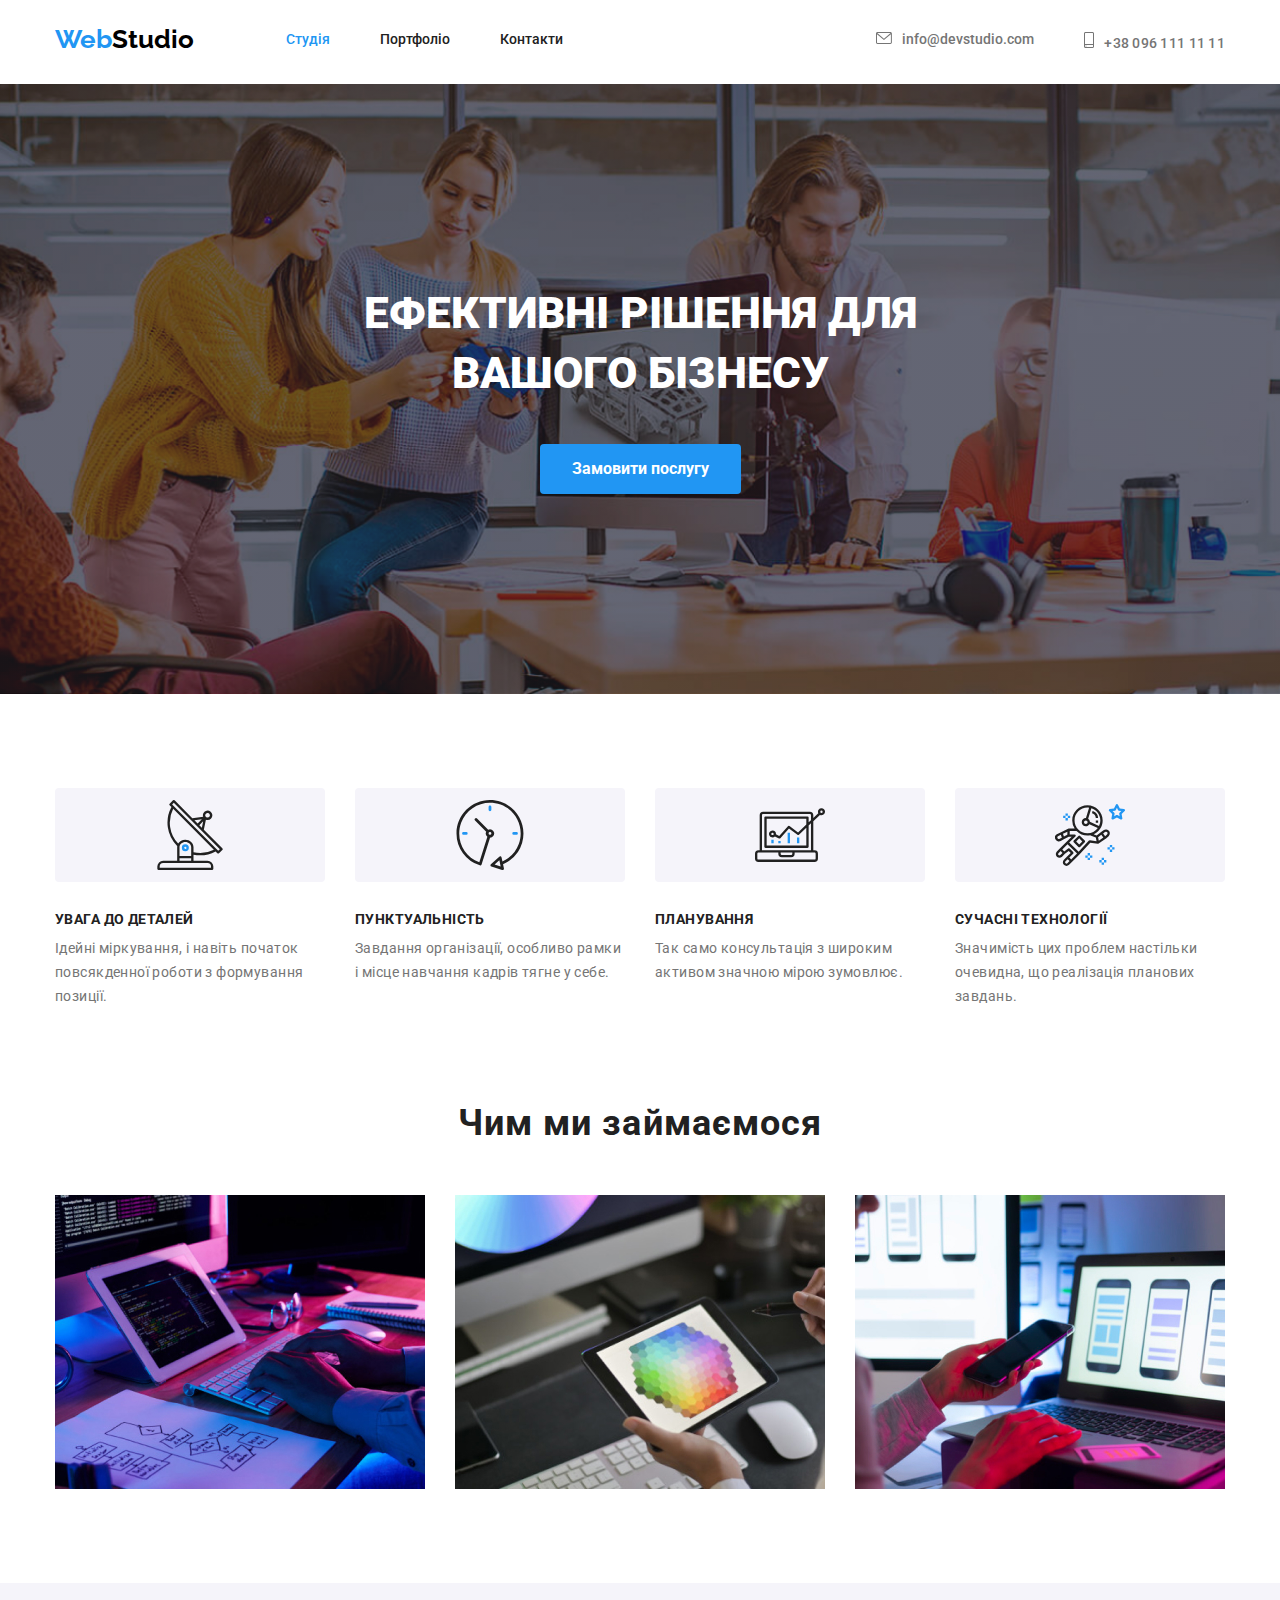
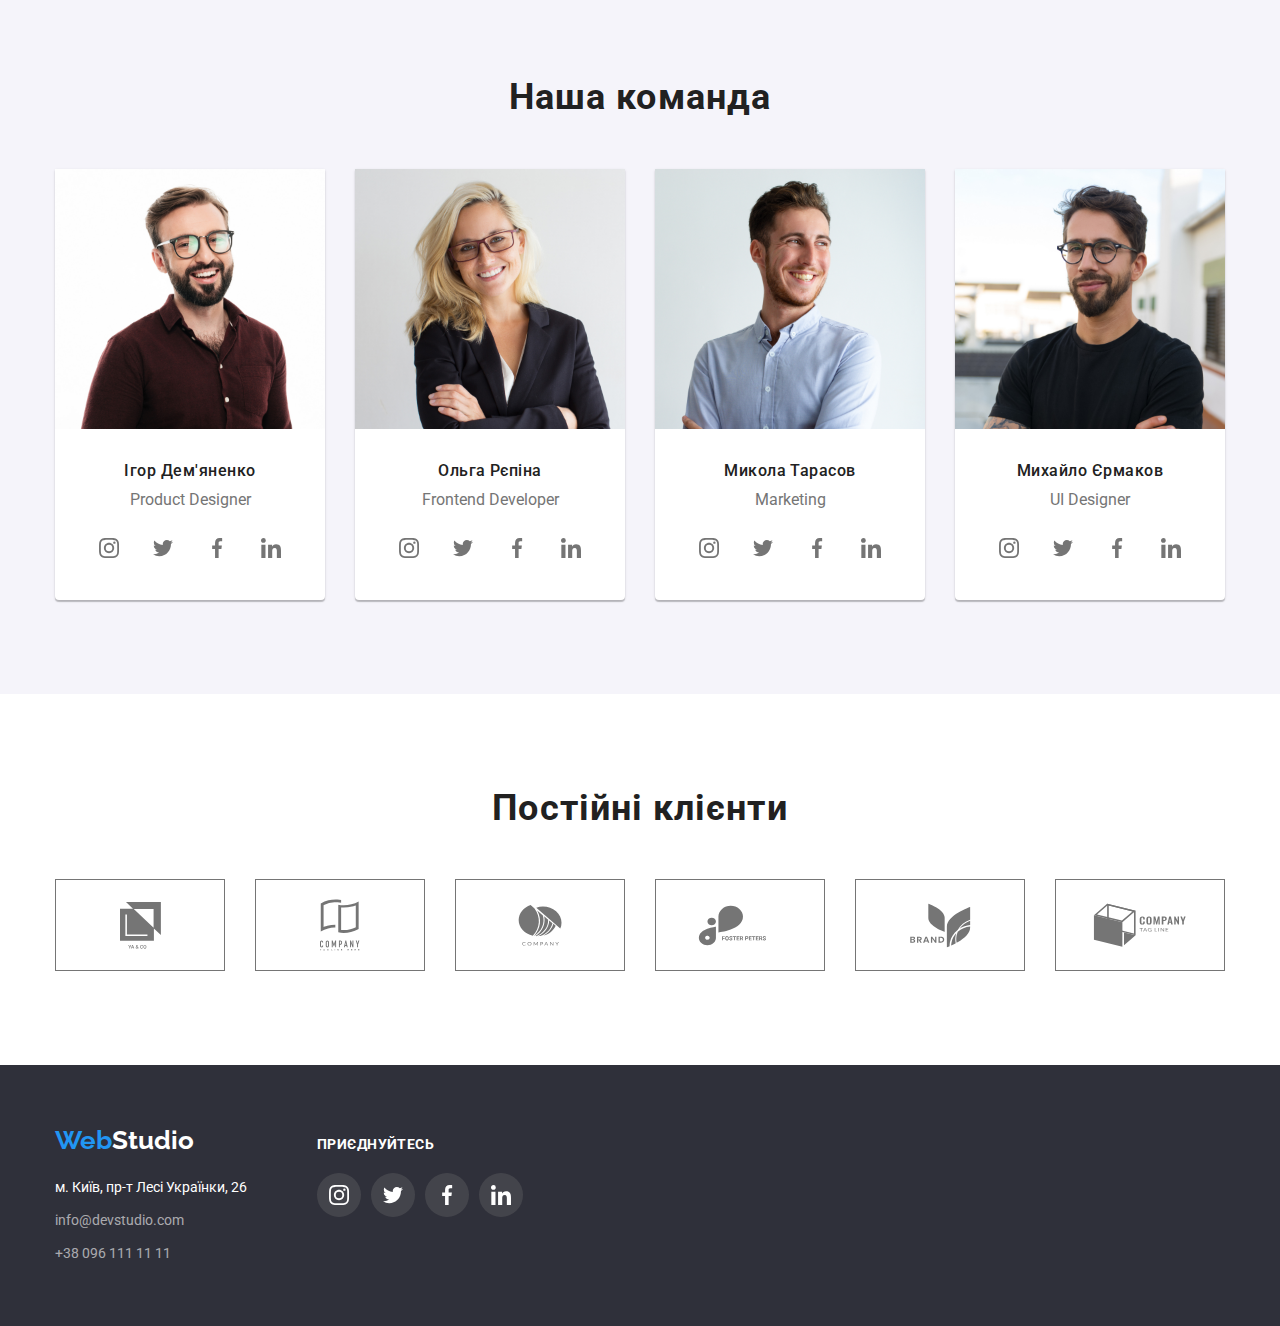
<file: index.html>
<!DOCTYPE html>
<html lang="uk">
<head>
    <meta charset="UTF-8">
    <meta http-equiv="X-UA-Compatible" content="IE=edge">
    <meta name="viewport" content="width=device-width, initial-scale=1.0">
    <link rel="preconnect" href="https://fonts.googleapis.com">
    <link rel="preconnect" href="https://fonts.gstatic.com" crossorigin>
    <link href="https://fonts.googleapis.com/css2?family=Raleway:wght@700&family=Roboto:wght@400;500;700;900&display=swap" rel="stylesheet">
    <link rel="stylesheet" href="./css/modern-normalize.css">
    <link rel="stylesheet" href="./css/index.css">
    <title>WebStudio</title>
</head>
<body class="page">
    <header class="header">
      <div class="container-header">
        <nav class="main-nav">
            <a  class="logo" href=""><span class="web">Web</span>Studio</a>
            <ul class="list">
                <li class="item"><a class="link studio" href="./index.html">Студія</a></li>
                <li class="item"><a class="link portfolio-contacts portfolio-margin" href="./portfolio.html">Портфоліо</a></li>
                <li class="item"><a class="link portfolio-contacts" href="">Контакти</a></li>
            </ul>
        </nav>
        <ul class="list1">
            <li class="item"><a class="link mail" href="mailto:info@devstudio.com">
              <svg class="envelope" width="16px" height="12px">
                <use href="./img/svg/icons.svg#mail"></use>
            </svg>info@devstudio.com</a></li>
            <li class="item"><a class="link phone" href="tel:+38 096 111 11 11">
              <svg class="smartphone" width="10px" height="16px">
                <use href="./img/svg/icons.svg#phone"></use>
            </svg>+38 096 111 11 11</a></li>
        </ul>
      </div>
    </header>
    <main>
        <section class="hero section-1">
            <h1 class="text-1">Ефективні рішення для вашого бізнесу</h1>
            <button class="button" type="button">Замовити послугу</button>
        </section>
        <section class="section-2">
          <div class="container">
            <h2 hidden>Критерії у роботі</h2>
            <ul class="list2">
                <li class="item">
                  <div class="container-btn-icon">
                      <svg class="btn-icon" width="70px" height="70px">
                        <use href="./img/svg/icons.svg#antenna"></use>
                      </svg>
                  </div>
                    <h3 class="title title-section-2">УВАГА ДО ДЕТАЛЕЙ</h3>
                    <p class="text-2">Ідейні міркування, і навіть початок повсякденної роботи з формування позиції.</p>
                </li>
                <li class="item">
                  <div class="container-btn-icon">
                      <svg class="btn-icon" width="70px" height="70px">
                        <use href="./img/svg/icons.svg#clock"></use>
                      </svg>
                  </div>
                    <h3 class="title title-section-2">ПУНКТУАЛЬНІСТЬ</h3>
                    <p class="text-2">Завдання організації, особливо рамки і місце навчання кадрів тягне у себе.</p>
                </li>
                <li class="item">
                  <div class="container-btn-icon">
                      <svg class="btn-icon" width="70px" height="70px">
                        <use href="./img/svg/icons.svg#diagrama"></use>
                      </svg>
                  </div>
                    <h3 class="title title-section-2">ПЛАНУВАННЯ</h3>
                    <p class="text-2">Так само консультація з широким активом значною мірою зумовлює.</p>
                </li>
                <li class="item">
                  <div class="container-btn-icon">
                      <svg class="btn-icon" width="70px" height="70px">
                        <use href="./img/svg/icons.svg#astronaut"></use>
                      </svg>
                  </div>
                    <h3 class="title title-section-2">СУЧАСНІ ТЕХНОЛОГІЇ</h3>
                    <p class="text-2">Значимість цих проблем настільки очевидна, що реалізація планових завдань.</p>
                </li>
            </ul>
          </div>
        </section>
        <section class="section-3">
          <div class="container">
            <h2 class="title title-section-3">Чим ми займаємося</h2>
            <ul class="list3">
                <li class="item"><img src="./img/images/comp.jpg" alt="img" width="370" class="img"></li>
                <li class="item"><img src="./img/images/mous.jpg" alt="img" width="370" class="img"></li>
                <li class="item"><img src="./img/images/tel.jpg" alt="img" width="370" class="img"></li>
            </ul>
          </div>
        </section>
        <section class="section-4">
            <h2 class="title title-section-4">Наша команда</h2>
            <div class="container">
            <ul class="list4">
                <li class="li-list4">
                    <img src="./img/images/ihor.jpg" alt="img" width="270" height="260">
                    <div class="container-title-text">
                       <h3 class="title title1">Ігор Дем'яненко</h3>
                    <p lang="en" class="text-3">Product Designer</p>
                    <ul class="ul-container-social">
                      <li class="item">
                        <a href="" class="link-social">
                          <svg class="icon-socials" width="20px" height="20px">
                            <use href="./img/svg/icons.svg#instagram"></use>
                          </svg>
                        </a>
                      </li>
                      <li class="item">
                        <a href="" class="link-social">
                          <svg class="icon-socials" width="20px" height="20px">
                            <use href="./img/svg/icons.svg#twitter"></use>
                          </svg>
                        </a>
                      </li>
                      <li class="item">
                        <a href="" class="link-social">
                          <svg class="icon-socials" width="20px" height="20px">
                            <use href="./img/svg/icons.svg#facebook"></use>
                          </svg>
                        </a>
                      </li>
                      <li class="item">
                        <a href="" class="link-social">
                          <svg class="icon-socials" width="20px" height="20px">
                            <use href="./img/svg/icons.svg#linkedin"></use>
                          </svg>
                        </a>
                      </li>
                    </ul>
                  </div>
                </li>
                <li class="li-list4">
                    <img src="./img/images/olha.jpg" alt="img" width="270" height="260">
                    <div class="container-title-text">
                      <h3 class="title title1">Ольга Рєпіна</h3>
                    <p lang="en" class="text-3">Frontend Developer</p>
                    <ul class="ul-container-social">
                      <li class="item">
                        <a href="" class="link-social">
                          <svg class="icon-socials" width="20px" height="20px">
                            <use href="./img/svg/icons.svg#instagram"></use>
                          </svg>
                        </a>
                      </li>
                      <li class="item">
                        <a href="" class="link-social">
                          <svg class="icon-socials" width="20px" height="20px">
                            <use href="./img/svg/icons.svg#twitter"></use>
                          </svg>
                        </a>
                      </li>
                      <li class="item">
                        <a href="" class="link-social">
                          <svg class="icon-socials" width="20px" height="20px">
                            <use href="./img/svg/icons.svg#facebook"></use>
                          </svg>
                        </a>
                      </li>
                      <li class="item">
                        <a href="" class="link-social">
                          <svg class="icon-socials" width="20px" height="20px">
                            <use href="./img/svg/icons.svg#linkedin"></use>
                          </svg>
                        </a>
                      </li>
                  </ul>
                  </div>
                </li>
                <li class="li-list4">
                    <img src="./img/images/nik.jpg" alt="img" width="270" height="260">
                    <div class="container-title-text">
                      <h3 class="title title1">Микола Тарасов</h3>
                    <p lang="en" class="text-3">Marketing</p>
                    <ul class="ul-container-social">
                      <li class="item">
                        <a href="" class="link-social">
                          <svg class="icon-socials" width="20px" height="20px">
                            <use href="./img/svg/icons.svg#instagram"></use>
                          </svg>
                        </a>
                      </li>
                      <li class="item">
                        <a href="" class="link-social">
                          <svg class="icon-socials" width="20px" height="20px">
                            <use href="./img/svg/icons.svg#twitter"></use>
                          </svg>
                        </a>
                      </li>
                      <li class="item">
                        <a href="" class="link-social">
                          <svg class="icon-socials" width="20px" height="20px">
                            <use href="./img/svg/icons.svg#facebook"></use>
                          </svg>
                        </a>
                      </li>
                      <li class="item">
                        <a href="" class="link-social">
                          <svg class="icon-socials" width="20px" height="20px">
                            <use href="./img/svg/icons.svg#linkedin"></use>
                          </svg>
                        </a>
                      </li>
                  </ul>
                  </div>
                  </li>
                <li class="li-list4">
                    <img src="./img/images/mih.jpg" alt="img" width="270" height="260">
                    <div class="container-title-text">
                      <h3 class="title title1">Михайло Єрмаков</h3>
                    <p lang="en" class="text-3">UI Designer</p>
                    <ul class="ul-container-social">
                      <li class="item">
                        <a href="" class="link-social">
                          <svg class="icon-socials" width="20px" height="20px">
                            <use href="./img/svg/icons.svg#instagram"></use>
                          </svg>
                        </a>
                      </li>
                      <li class="item">
                        <a href="" class="link-social">
                          <svg class="icon-socials" width="20px" height="20px">
                            <use href="./img/svg/icons.svg#twitter"></use>
                          </svg>
                        </a>
                      </li>
                      <li class="item">
                        <a href="" class="link-social">
                          <svg class="icon-socials" width="20px" height="20px">
                            <use href="./img/svg/icons.svg#facebook"></use>
                          </svg>
                        </a>
                      </li>
                      <li class="item">
                        <a href="" class="link-social">
                          <svg class="icon-socials" width="20px" height="20px">
                            <use href="./img/svg/icons.svg#linkedin"></use>
                          </svg>
                        </a>
                      </li>
                    </ul>
                  </div>
                </li>
            </ul>
          </div>
        </section>
        <section class="section-five">
          <div class="container">
            <h2 class="title title-section-five">Постійні клієнти</h2>
            <ul class="clients">
              <li class="item">
                <a href="" class="clients-link">
                  <svg class="clients-icon" width="41px" height="47px">
                    <use href="./img/svg/icons.svg#client1"></use>
                  </svg>
                </a>
              </li>
              <li class="item">
                <a href="" class="clients-link">
                  <svg class="clients-icon" width="40px" height="52px">
                    <use href="./img/svg/icons.svg#client2"></use>
                  </svg>
                </a>
              </li>
              <li class="item">
                <a href="" class="clients-link">
                  <svg class="clients-icon" width="44px" height="42px">
                    <use href="./img/svg/icons.svg#client3"></use>
                  </svg>
                </a>
              </li>
              <li class="item">
                <a href="" class="clients-link">
                  <svg class="clients-icon" width="85px" height="41px">
                    <use href="./img/svg/icons.svg#client4"></use>
                  </svg>
                </a>
              </li>
              <li class="item">
                <a href="" class="clients-link">
                  <svg class="clients-icon" width="63px" height="45px">
                    <use href="./img/svg/icons.svg#client5"></use>
                  </svg>
                </a>
              </li>
              <li class="item">
                <a href="" class="clients-link">
                  <svg class="clients-icon" width="94px" height="44px">
                    <use href="./img/svg/icons.svg#client6"></use>
                  </svg>
                </a>
              </li>
            </ul>
          </div>
        </section>
    </main>
    <footer class="footer">
      <div class="container cont">
        <div class="container-footer">
        <a href="" class="logo-footer">Web<span class="studio-footer">Studio</span></a>
        <address class="adress">
            <ul class="adress-item">
                <li class="item"><a href="https://binged.it/3bQ6mAX" target="_blank" rel="noopener noreferrer" class="map">м. Київ, пр-т Лесі Українки, 26</a></li>
                <li class="item"><a href="mailto:info@devstudio.com" class="mailto-tel">info@devstudio.com</a></li>
                <li><a href="tel:+38 096 111 11 11" class="mailto-tel">+38 096 111 11 11</a></li>
            </ul>
        </address>
        </div>
      <div class="container-social-footer">
        <h3 class="title-footer">приєднуйтесь</h3>
        <ul class="ul-social-footer">
          <li class="item">
            <a href="" class="link-social-footer">
              <svg class="icon-social" width="20px" height="20px">
                <use href="./img/svg/icons.svg#instagram"></use>
              </svg>
            </a>
          </li>
          <li class="item">
            <a href="" class="link-social-footer">
              <svg class="icon-social" width="20px" height="20px">
                <use href="./img/svg/icons.svg#twitter"></use>
              </svg>
            </a>
          </li>
          <li class="item">
            <a href="" class="link-social-footer">
              <svg class="icon-social" width="20px" height="20px">
                <use href="./img/svg/icons.svg#facebook"></use>
              </svg>
            </a>
          </li>
          <li class="item">
            <a href="" class="link-social-footer">
              <svg class="icon-social" width="20px" height="20px">
                <use href="./img/svg/icons.svg#linkedin"></use>
              </svg>
            </a>
          </li>
        </ul>
      </div>
      </div>
    </footer>
</body>
</html>
</file>
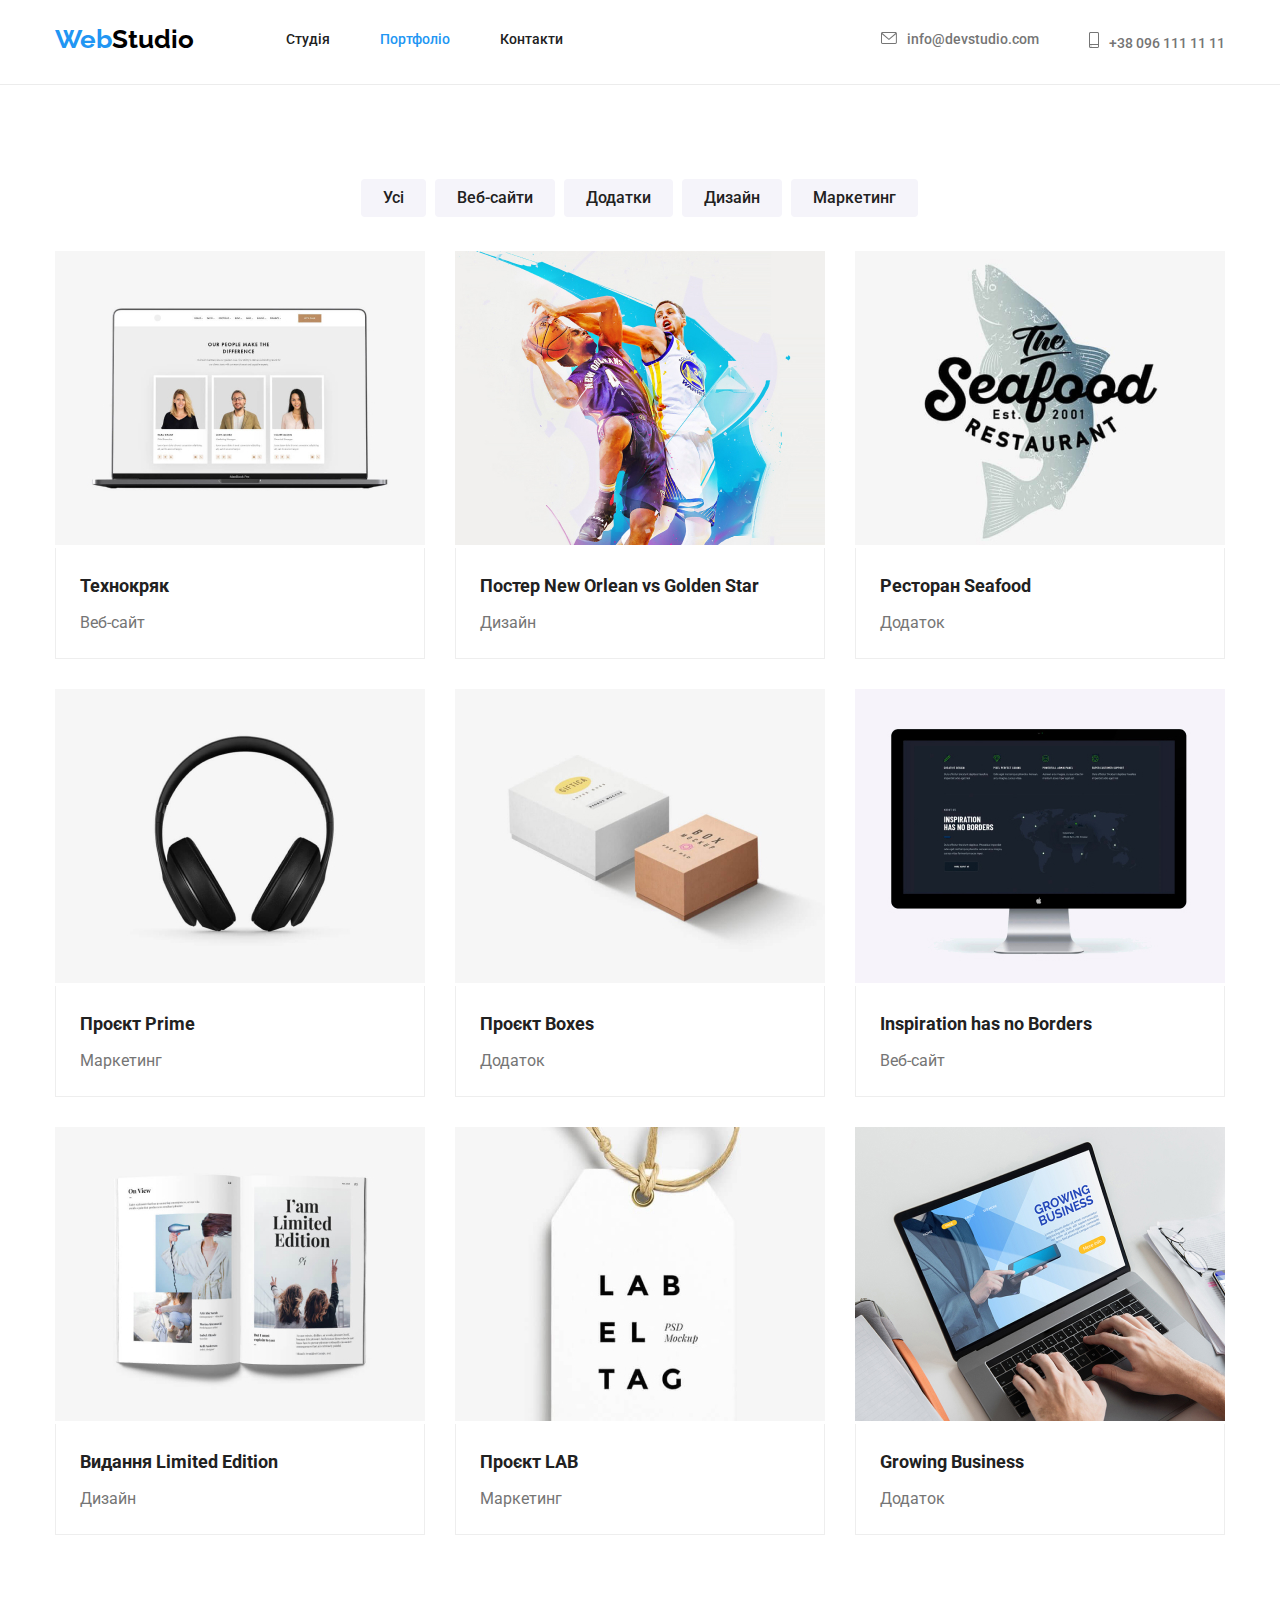
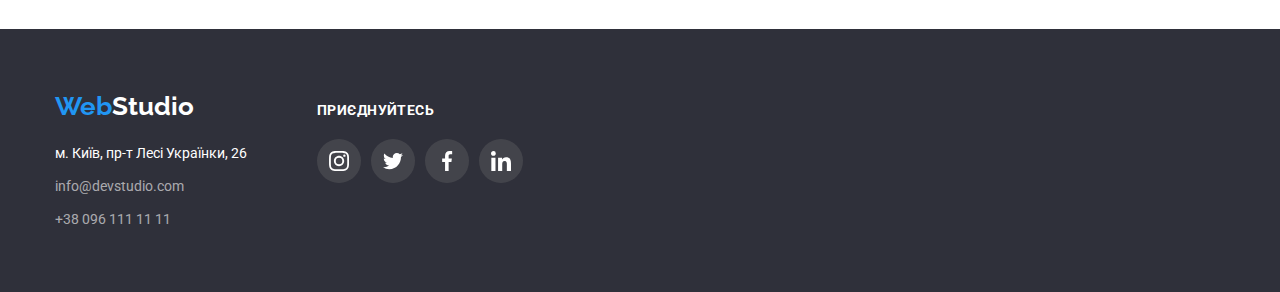
<file: portfolio.html>
<!DOCTYPE html>
<html lang="uk">
<head>
    <meta charset="UTF-8">
    <meta http-equiv="X-UA-Compatible" content="IE=edge">
    <meta name="viewport" content="width=device-width, initial-scale=1.0">
    <link rel="preconnect" href="https://fonts.googleapis.com">
    <link rel="preconnect" href="https://fonts.gstatic.com" crossorigin>
    <link href="https://fonts.googleapis.com/css2?family=Raleway:wght@700&family=Roboto:wght@400;500;700;900&display=swap" rel="stylesheet">
    <link rel="stylesheet" href="./css/modern-normalize.css">
    <link rel="stylesheet" href="./css/portfolio.css">
    <title>WebStudio</title>
</head>
<body class="page">
    <header class="header">
      <div class="container-header">
        <nav class="nav">
            <a href="" class="logo">Web<span class="studio-logo">Studio</span></a>
            <ul class="nav-site">
                <li class="item"><a href="./index.html" class="studio link">Студія</a></li>
                <li class="item"><a href="./portfolio.html" class="portfolio link">Портфоліо</a></li>
                <li class="item"><a href="" class="contacts link">Контакти</a></li>
            </ul>
        </nav>
        <ul class="nav-adress">
            <li class="item"><a href="mailto:info@devstudio.com" class="mail link">
                <svg class="envelope" width="16px" height="12px">
                    <use href="./img/svg/icons.svg#mail"></use>
                </svg>info@devstudio.com</a></li>
            <li class="item"><a href="tel:+38 096 111 11 11" class="phone link">
                <svg class="smartphone" width="10px" height="16px">
                    <use href="./img/svg/icons.svg#phone"></use>
                </svg>+38 096 111 11 11</a></li>
        </ul>
      </div>
    </header>
    <main>
        <section class="section">
            <h1 hidden>Фільтри</h1>
            <div class="container">
            <ul class="ul-button">
                <li class="item"><button type="button" class="button btn">Усі</button></li>
                <li class="item"><button type="button" class="button">Веб-сайти</button></li>
                <li class="item"><button type="button" class="button">Додатки</button></li>
                <li class="item"><button type="button" class="button">Дизайн</button></li>
                <li class="item"><button type="button" class="button">Маркетинг</button></li>
            </ul>
            <ul class="ul-container">
                <li class="li-container">
                    <a href="" class="link">
                        <img src="./img/images/tehnok.jpg" alt="img" width="370" height="294" class="img">
                        <div class="title-text">
                            <h2 class="title">Технокряк</h2>
                            <p class="text">Веб-сайт</p>
                        </div>
                    </a>
                </li>
                <li class="li-container">
                    <a href="" class="link">
                        <img src="./img/images/neworlean.jpg" alt="img" width="370" height="294" class="img">
                        <div class="title-text">
                            <h2 class="title">Постер New Orlean vs Golden Star</h2>
                            <p class="text">Дизайн</p>
                        </div>
                    </a>
                </li>
                <li class="li-container">
                    <a href="" class="link">
                        <img src="./img/images/seafood.jpg" alt="img" width="370" height="294" class="img">
                        <div class="title-text">
                            <h2 class="title">Ресторан Seafood</h2>
                            <p class="text">Додаток</p>
                        </div>
                    </a>
                </li>
                <li class="li-container">
                    <a href="" class="link">
                        <img src="./img/images/prime.jpg" alt="img" width="370" height="294" class="img">
                        <div class="title-text">
                            <h2 class="title">Проєкт Prime</h2>
                            <p class="text">Маркетинг</p>
                        </div>
                    </a>
                </li>
                <li class="li-container">
                    <a href="" class="link">
                        <img src="./img/images/boxes.jpg" alt="img" width="370" height="294" class="img">
                        <div class="title-text">
                            <h2 class="title">Проєкт Boxes</h2>
                            <p class="text">Додаток</p>
                        </div>
                    </a>
                </li>
                <li class="li-container">
                    <a href="" class="link">
                        <img src="./img/images/inspiration.jpg" alt="img" width="370" height="294" class="img">
                        <div class="title-text">
                            <h2 class="title">Inspiration has no Borders</h2>
                            <p class="text">Веб-сайт</p>
                        </div>
                    </a>
                </li>
                <li class="li-container">
                    <a href="" class="link">
                        <img src="./img/images/limited.jpg" alt="img" width="370" height="294" class="img">
                        <div class="title-text">
                            <h2 class="title">Видання Limited Edition</h2>
                            <p class="text">Дизайн</p>
                        </div>
                    </a>
                </li>
                <li class="li-container">
                    <a href="" class="link">
                        <img src="./img/images/lab.jpg" alt="img" width="370" height="294" class="img">
                        <div class="title-text">
                            <h2 class="title">Проєкт LAB</h2>
                            <p class="text">Маркетинг</p>
                        </div>
                    </a>
                </li>
                <li class="li-container">
                    <a href="" class="link">
                        <img src="./img/images/growing.jpg" alt="img" width="370" height="294" class="img">
                        <div class="title-text">
                            <h2 class="title">Growing Business</h2>
                            <p class="text">Додаток</p>
                        </div>
                    </a>
                </li>
            </ul>
          </div>
        </section>
    </main>
    <footer class="footer">
        <div class="container cont">
            <div class="container-footer">
                <a href="" class="logo-footer">Web<span class="studio-footer">Studio</span></a>
                <address class="adress">
                <ul class="adress-item">
                    <li class="item"><a href="https://binged.it/3bQ6mAX" target="_blank" rel="noopener noreferrer" class="map">м. Київ, пр-т Лесі Українки, 26</a></li>
                    <li class="item"><a href="mailto:info@devstudio.com" class="mailto">info@devstudio.com</a></li>
                    <li><a href="tel:+38 096 111 11 11" class="tell">+38 096 111 11 11</a></li>
                </ul>
                </address>
            </div>
            <div class="container-social-footer">
                <h3 class="title-footer">приєднуйтесь</h3>
                <ul class="ul-social-footer">
                    <li class="item">
                        <a href="" class="link-social-footer">
                            <svg class="icon-social" width="20px" height="20px">
                                <use href="./img/svg/icons.svg#instagram"></use>
                            </svg>
                        </a>
                    </li>
                    <li class="item">
                        <a href="" class="link-social-footer">
                            <svg class="icon-social" width="20px" height="20px">
                                <use href="./img/svg/icons.svg#twitter"></use>
                            </svg>
                        </a>
                    </li>
                    <li class="item">
                        <a href="" class="link-social-footer">
                            <svg class="icon-social" width="20px" height="20px">
                                <use href="./img/svg/icons.svg#facebook"></use>
                            </svg>
                        </a>
                    </li>
                    <li class="item">
                        <a href="" class="link-social-footer">
                            <svg class="icon-social" width="20px" height="20px">
                                <use href="./img/svg/icons.svg#linkedin"></use>
                            </svg>
                        </a>
                    </li>
                </ul>
            </div>
        </div>
    </footer>
</body>
</html>
</file>
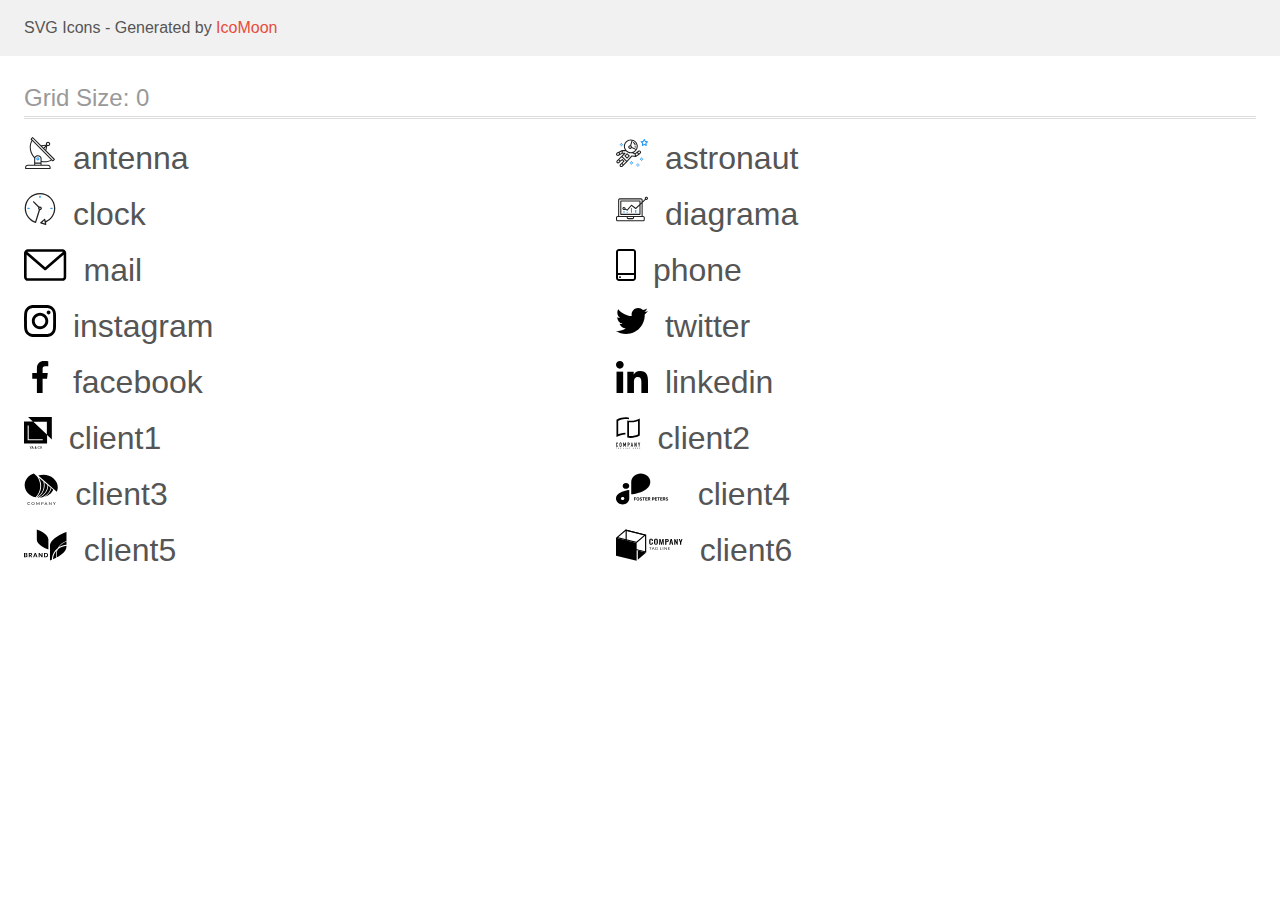
<file: img/svg/demo.html>
<!doctype html>
<html>
<head>
    <title>IcoMoon - SVG Icons</title>
    <meta charset="utf-8">
    <meta name="viewport" content="width=device-width, initial-scale=1">
    <link rel="stylesheet" href="demo-files/demo.css">
    <link rel="stylesheet" href="style.css">
</head>
<body>
<svg aria-hidden="true" style="position: absolute; width: 0; height: 0; overflow: hidden;" version="1.1" xmlns="http://www.w3.org/2000/svg" xmlns:xlink="http://www.w3.org/1999/xlink">
<defs>
<symbol id="antenna" viewBox="0 0 32 32">
<path fill="#212121" style="fill: var(--color1, #212121)" d="M30.773 22.098l-8.443-8.505 0.937-4.615c0.242 0.094 0.499 0.144 0.758 0.146h0.006c1.192 0.014 2.17-0.941 2.184-2.133s-0.941-2.17-2.133-2.184c-1.192-0.014-2.17 0.941-2.184 2.133-0.003 0.255 0.039 0.509 0.125 0.749l-4.96 0.605-8.091-8.133c-0.099-0.101-0.235-0.159-0.377-0.16-0.14 0.001-0.274 0.056-0.373 0.155l-1.513 1.504c-0.208 0.208-0.208 0.546 0 0.754l0.814 0.826c-3.153 5.798-2.129 12.978 2.519 17.663 0.043 0.041 0.092 0.074 0.146 0.098-0.034 0.18-0.051 0.364-0.052 0.547v6.187h-6.4c-1.472 0.002-2.665 1.195-2.667 2.667v1.067c0 0.295 0.239 0.533 0.533 0.533h24.533c0.295 0 0.533-0.239 0.533-0.533v-1.067c-0.002-1.472-1.195-2.665-2.667-2.667h-6.4v-2.742c1.003 0.21 2.024 0.317 3.049 0.32 2.458-0.003 4.877-0.615 7.040-1.783l0.818 0.823c0.099 0.101 0.235 0.159 0.377 0.16 0.14-0.001 0.274-0.056 0.373-0.155l1.513-1.504c0.208-0.208 0.208-0.546 0-0.754zM23.28 6.233c0.418-0.415 1.093-0.414 1.508 0.004s0.414 1.093-0.004 1.508c-0.2 0.199-0.47 0.31-0.752 0.31h-0.003c-0.589-0.003-1.064-0.483-1.061-1.072 0.002-0.282 0.115-0.552 0.314-0.751h-0.002zM22.024 9.738l-0.598 2.946-1.175-1.182 1.774-1.763zM21.419 8.836l-1.92 1.909-1.485-1.493 3.405-0.415zM24.004 28.8c0.884 0 1.6 0.716 1.6 1.6v0.533h-23.467v-0.533c0-0.884 0.716-1.6 1.6-1.6h20.267zM16.537 26.667v1.067h-5.333v-1.067h5.333zM11.204 25.6v-4.053c0-1.294 1.196-2.347 2.667-2.347s2.667 1.053 2.667 2.347v4.053h-5.333zM17.604 23.904v-2.357c0-1.882-1.675-3.413-3.733-3.413-1.331-0.020-2.576 0.657-3.281 1.786-4.058-4.274-4.971-10.645-2.279-15.887l18.602 18.708c-2.872 1.461-6.165 1.873-9.309 1.163zM28.893 23.22l-21.057-21.181 0.755-0.752 7.935 7.98c0.004 0 0.006 0.007 0.010 0.010l13.115 13.191-0.757 0.752z"></path>
<path fill="#2196f3" style="fill: var(--color2, #2196f3)" d="M13.876 20.267h-0.005c-0.884-0.001-1.601 0.714-1.602 1.598s0.714 1.601 1.598 1.602h0.005c0.884 0.001 1.601-0.714 1.602-1.598s-0.714-1.601-1.598-1.602zM14.249 22.245c-0.1 0.1-0.236 0.156-0.378 0.155-0.295-0.002-0.532-0.242-0.531-0.536 0.001-0.141 0.057-0.276 0.157-0.375s0.233-0.154 0.373-0.155c0.295 0.002 0.532 0.241 0.53 0.536-0.001 0.141-0.057 0.276-0.157 0.375h0.005z"></path>
</symbol>
<symbol id="astronaut" viewBox="0 0 32 32">
<path fill="#2196f3" style="fill: var(--color2, #2196f3)" d="M31.974 4.524c-0.063-0.193-0.229-0.333-0.43-0.363l-1.91-0.278-0.855-1.731c-0.179-0.365-0.777-0.365-0.956 0l-0.855 1.731-1.91 0.278c-0.201 0.029-0.367 0.17-0.431 0.363-0.062 0.193-0.011 0.405 0.135 0.547l1.383 1.348-0.326 1.903c-0.034 0.2 0.048 0.402 0.212 0.522 0.166 0.121 0.382 0.135 0.562 0.040l1.709-0.899 1.709 0.899c0.078 0.041 0.164 0.061 0.249 0.061 0.11 0 0.221-0.034 0.314-0.102 0.164-0.119 0.246-0.322 0.212-0.522l-0.326-1.903 1.383-1.348c0.145-0.142 0.197-0.354 0.135-0.547zM29.511 5.851c-0.125 0.122-0.183 0.299-0.153 0.472l0.191 1.114-1-0.526c-0.078-0.041-0.163-0.061-0.249-0.061s-0.17 0.020-0.249 0.061l-1.001 0.526 0.191-1.114c0.030-0.173-0.028-0.349-0.153-0.472l-0.81-0.789 1.119-0.163c0.174-0.025 0.324-0.134 0.402-0.292l0.5-1.013 0.5 1.013c0.078 0.157 0.228 0.267 0.402 0.292l1.119 0.163-0.809 0.789z"></path>
<path fill="#2196f3" style="fill: var(--color2, #2196f3)" d="M26.134 20.522h-1.067v1.067h1.067v-1.067z"></path>
<path fill="#2196f3" style="fill: var(--color2, #2196f3)" d="M26.134 22.656h-1.067v1.067h1.067v-1.067z"></path>
<path fill="#2196f3" style="fill: var(--color2, #2196f3)" d="M27.2 21.589h-1.067v1.067h1.067v-1.067z"></path>
<path fill="#2196f3" style="fill: var(--color2, #2196f3)" d="M25.067 21.589h-1.067v1.067h1.067v-1.067z"></path>
<path fill="#2196f3" style="fill: var(--color2, #2196f3)" d="M22.4 26.389h-1.067v1.067h1.067v-1.067z"></path>
<path fill="#2196f3" style="fill: var(--color2, #2196f3)" d="M22.4 28.522h-1.067v1.067h1.067v-1.067z"></path>
<path fill="#2196f3" style="fill: var(--color2, #2196f3)" d="M23.467 27.456h-1.067v1.067h1.067v-1.067z"></path>
<path fill="#2196f3" style="fill: var(--color2, #2196f3)" d="M21.333 27.456h-1.067v1.067h1.067v-1.067z"></path>
<path fill="#2196f3" style="fill: var(--color2, #2196f3)" d="M16 24.256h-1.067v1.067h1.067v-1.067z"></path>
<path fill="#2196f3" style="fill: var(--color2, #2196f3)" d="M16 26.389h-1.067v1.067h1.067v-1.067z"></path>
<path fill="#2196f3" style="fill: var(--color2, #2196f3)" d="M17.067 25.322h-1.067v1.067h1.067v-1.067z"></path>
<path fill="#2196f3" style="fill: var(--color2, #2196f3)" d="M14.933 25.322h-1.067v1.067h1.067v-1.067z"></path>
<path fill="#2196f3" style="fill: var(--color2, #2196f3)" d="M5.867 6.122h-1.067v1.067h1.067v-1.067z"></path>
<path fill="#2196f3" style="fill: var(--color2, #2196f3)" d="M5.867 8.255h-1.067v1.067h1.067v-1.067z"></path>
<path fill="#2196f3" style="fill: var(--color2, #2196f3)" d="M6.933 7.189h-1.067v1.067h1.067v-1.067z"></path>
<path fill="#2196f3" style="fill: var(--color2, #2196f3)" d="M4.8 7.189h-1.067v1.067h1.067v-1.067z"></path>
<path fill="#212121" style="fill: var(--color1, #212121)" d="M24.715 14.159c-0.287-0.388-0.709-0.637-1.188-0.705-0.481-0.068-0.956 0.058-1.34 0.352l-1.252 0.96-1.898 1.417-1.358-0.541c2.421-1.086 4.114-3.508 4.114-6.32 0-3.823-3.123-6.933-6.961-6.933s-6.961 3.11-6.961 6.933c0 1.386 0.414 2.674 1.12 3.758l-2.764-0.024c-0.002 0-0.003 0-0.005 0-0.009 0-0.015 0.004-0.023 0.005-0.053 0.002-0.105 0.013-0.155 0.031-0.013 0.005-0.026 0.008-0.038 0.013-0.006 0.003-0.013 0.003-0.019 0.006l-3.233 1.596c-0.001 0-0.001 0-0.001 0.001l-1.893 0.911c-0.021 0.009-0.042 0.021-0.063 0.035-0.755 0.502-1.012 1.489-0.598 2.295 0.22 0.429 0.595 0.745 1.056 0.889 0.178 0.055 0.359 0.083 0.539 0.083 0.29 0 0.577-0.071 0.839-0.211l1.388-0.738 2.264-1.169 1.357-0.008-5.442 5.416c-0.001 0.001-0.001 0.001-0.002 0.001l-1.339 1.333c-0.316 0.315-0.49 0.732-0.49 1.178s0.174 0.863 0.49 1.179c0.325 0.323 0.752 0.485 1.179 0.485s0.854-0.162 1.18-0.485l1.314-1.309 1.741-1.3 0.901 0.897-1.762 1.754c-0 0.001-0.001 0.001-0.002 0.001l-1.339 1.333c-0.316 0.315-0.49 0.732-0.49 1.178s0.174 0.863 0.49 1.179c0.325 0.323 0.753 0.485 1.18 0.485s0.855-0.162 1.18-0.485l3.482-3.467c0.001-0.001 0.001-0.001 0.001-0.002l1.010-1-0.004-0.004c0.006-0.006 0.015-0.009 0.022-0.015l5.166-5.658 3.471 0.494c0.025 0.004 0.050 0.005 0.075 0.005 0.065 0 0.127-0.015 0.187-0.038 0.018-0.006 0.033-0.015 0.050-0.023 0.019-0.010 0.039-0.015 0.058-0.027l3.213-2.133c0.012-0.008 0.018-0.021 0.029-0.029 0.013-0.010 0.029-0.014 0.041-0.026l1.271-1.191c0.662-0.62 0.753-1.635 0.212-2.362zM2.13 17.77c-0.173 0.093-0.37 0.111-0.558 0.052-0.187-0.058-0.338-0.186-0.427-0.358-0.161-0.314-0.068-0.695 0.214-0.902l1.314-0.632 0.449 1.312-0.992 0.528zM5.628 15.942l-1.548 0.8-0.439-1.283 2.027-1.001-0.040 1.484zM20.727 9.322c0 0.918-0.219 1.785-0.599 2.559l-4.181-1.899c-0.044-0.573-0.341-1.075-0.788-1.388l1.464-4.86c2.378 0.756 4.105 2.974 4.105 5.588zM8.938 9.322c0-3.235 2.644-5.867 5.894-5.867 0.253 0 0.5 0.021 0.745 0.052l-1.432 4.754c-0.019-0.001-0.037-0.006-0.057-0.006-1.033 0-1.873 0.837-1.873 1.867s0.84 1.867 1.873 1.867c0.694 0 1.294-0.383 1.618-0.945l3.862 1.755c-1.075 1.446-2.795 2.39-4.737 2.39-3.25 0-5.894-2.632-5.894-5.867zM14.894 10.122c0 0.441-0.362 0.8-0.806 0.8s-0.806-0.359-0.806-0.8c0-0.441 0.362-0.8 0.806-0.8s0.806 0.359 0.806 0.8zM2.465 25.146c-0.236 0.234-0.619 0.234-0.854 0.001-0.114-0.114-0.176-0.263-0.176-0.423s0.062-0.309 0.176-0.421l0.962-0.958 0.851 0.848-0.959 0.955zM5.679 28.88c-0.236 0.234-0.619 0.235-0.855 0.001-0.114-0.114-0.176-0.263-0.176-0.423s0.062-0.309 0.176-0.421l0.963-0.959 0.852 0.848-0.96 0.955zM9.16 25.411c-0.001 0-0.001 0-0.002 0.001l-1.765 1.76-0.852-0.848 1.763-1.755c0 0 0 0 0-0s0.001-0.001 0.002-0.001c0.040-0.040 0.065-0.088 0.090-0.135 0.007-0.014 0.020-0.026 0.026-0.040 0.017-0.041 0.019-0.085 0.026-0.129 0.003-0.025 0.014-0.047 0.014-0.073 0-0.036-0.013-0.070-0.020-0.106-0.006-0.032-0.006-0.065-0.019-0.095-0.020-0.050-0.055-0.094-0.091-0.138-0.010-0.012-0.014-0.027-0.025-0.038 0 0 0 0-0.001 0s-0.001-0.002-0.001-0.002l-1.607-1.6c-0.017-0.017-0.039-0.024-0.058-0.038-0.028-0.022-0.055-0.042-0.087-0.058-0.030-0.015-0.061-0.024-0.093-0.033-0.034-0.010-0.067-0.017-0.103-0.020-0.033-0.002-0.063 0.001-0.095 0.005-0.036 0.004-0.069 0.009-0.104 0.020-0.034 0.011-0.063 0.027-0.094 0.045-0.020 0.011-0.042 0.015-0.061 0.029l-1.773 1.324-0.901-0.897 2.399-2.386 4.361 4.289-0.928 0.919zM15.979 18.394c-0.015-0.002-0.030 0.004-0.045 0.003-0.039-0.002-0.076 0.001-0.115 0.007-0.030 0.005-0.059 0.011-0.088 0.021-0.034 0.012-0.065 0.028-0.097 0.047-0.030 0.018-0.057 0.037-0.083 0.061-0.013 0.011-0.028 0.017-0.040 0.029l-4.698 5.146-4.328-4.257 2.833-2.818c0.209-0.208 0.21-0.546 0.002-0.755-0.105-0.105-0.243-0.157-0.381-0.156v-0.001l-2.219 0.013 0.028-1.607 3.104 0.027c1.265 1.294 3.029 2.101 4.981 2.101 0.437 0 0.864-0.045 1.279-0.123 0.040 0.032 0.079 0.065 0.13 0.085l2.41 0.96 0.331 1.644-3.003-0.427zM20.020 18.572l-0.313-1.558 1.446-1.080 0.947 1.257-2.080 1.381zM23.774 15.741l-0.838 0.785-0.931-1.236 0.831-0.637c0.155-0.119 0.351-0.168 0.543-0.143 0.193 0.027 0.364 0.128 0.48 0.284 0.217 0.292 0.18 0.699-0.085 0.947z"></path>
<path fill="#212121" style="fill: var(--color1, #212121)" d="M13.602 18.544l-2.143-2.133c-0.207-0.207-0.545-0.207-0.753 0l-2.142 2.133c-0.1 0.101-0.157 0.236-0.157 0.378s0.056 0.278 0.157 0.378l2.142 2.133c0.104 0.103 0.241 0.155 0.377 0.155s0.273-0.052 0.376-0.155l2.143-2.133c0.1-0.1 0.157-0.236 0.157-0.378s-0.057-0.278-0.157-0.378zM11.083 20.303l-1.387-1.381 1.387-1.381 1.387 1.381-1.387 1.381z"></path>
<path fill="#212121" style="fill: var(--color1, #212121)" d="M17.164 5.071l-0.258 1.036c0.071 0.018 1.738 0.452 1.738 2.149h1.067c-0-2.017-1.666-2.965-2.547-3.185z"></path>
<path fill="#212121" style="fill: var(--color1, #212121)" d="M19.711 9.322h-1.067v1.067h1.067v-1.067z"></path>
</symbol>
<symbol id="clock" viewBox="0 0 32 32">
<path fill="#212121" style="fill: var(--color1, #212121)" d="M31.297 15.301c-0.002-8.452-6.855-15.303-15.308-15.301s-15.303 6.855-15.301 15.308c0.001 6.658 4.307 12.551 10.649 14.576 0.061 0.019 0.124 0.029 0.187 0.029 0.121-0 0.239-0.032 0.342-0.094 0.135-0.080 0.236-0.207 0.283-0.356l3.865-12.25c1.057-0.005 1.909-0.866 1.903-1.923s-0.866-1.909-1.923-1.903c-0.284 0.001-0.565 0.067-0.82 0.191l-5.106-5.107c-0.253-0.245-0.657-0.238-0.902 0.016-0.239 0.247-0.239 0.639 0 0.886l5.103 5.109c-0.392 0.799-0.168 1.764 0.536 2.309l-3.683 11.673c-7.278-2.681-11.004-10.754-8.323-18.032s10.754-11.004 18.032-8.323 11.004 10.754 8.323 18.032c-1.31 3.556-4.001 6.431-7.462 7.973l-0.398-1.874c-0.073-0.344-0.411-0.565-0.756-0.492-0.109 0.023-0.209 0.074-0.292 0.148l-3.837 3.426c-0.263 0.234-0.287 0.637-0.052 0.9 0.076 0.085 0.174 0.149 0.283 0.184l4.899 1.563c0.335 0.108 0.694-0.077 0.802-0.412 0.034-0.106 0.040-0.219 0.017-0.328l-0.391-1.839c5.664-2.388 9.342-7.942 9.329-14.089zM15.992 14.664c0.352 0 0.638 0.286 0.638 0.638s-0.286 0.638-0.638 0.638c-0.352 0-0.638-0.285-0.638-0.638s0.285-0.638 0.638-0.638zM18.093 29.528l2.184-1.948 0.603 2.84-2.787-0.892z"></path>
<path fill="#2196f3" style="fill: var(--color2, #2196f3)" d="M15.354 3.185v1.275c0 0.352 0.285 0.638 0.638 0.638s0.638-0.285 0.638-0.638v-1.275c0-0.352-0.286-0.638-0.638-0.638s-0.638 0.286-0.638 0.638z"></path>
<path fill="#2196f3" style="fill: var(--color2, #2196f3)" d="M3.876 14.664c-0.352 0-0.638 0.286-0.638 0.638s0.285 0.638 0.638 0.638h1.275c0.352 0 0.638-0.285 0.638-0.638s-0.285-0.638-0.638-0.638h-1.275z"></path>
<path fill="#2196f3" style="fill: var(--color2, #2196f3)" d="M28.108 15.939c0.352 0 0.638-0.285 0.638-0.638s-0.285-0.638-0.638-0.638h-1.275c-0.352 0-0.638 0.286-0.638 0.638s0.286 0.638 0.638 0.638h1.275z"></path>
</symbol>
<symbol id="diagrama" viewBox="0 0 32 32">
<path fill="#2196f3" style="fill: var(--color2, #2196f3)" d="M14.926 14.965h1.066v4.798h-1.066v-4.797z"></path>
<path fill="#2196f3" style="fill: var(--color2, #2196f3)" d="M19.19 17.097h1.066v2.665h-1.066v-2.665z"></path>
<path fill="#2196f3" style="fill: var(--color2, #2196f3)" d="M10.661 18.696h1.066v1.066h-1.066v-1.066z"></path>
<path fill="#2196f3" style="fill: var(--color2, #2196f3)" d="M7.463 18.163h1.066v1.599h-1.066v-1.599z"></path>
<path fill="#212121" style="fill: var(--color1, #212121)" d="M1.599 28.291h25.587c0.883 0 1.599-0.716 1.599-1.599v-2.132c0-0.883-0.716-1.599-1.599-1.599h-0.533v-13.293l3.028-2.868c0.703 0.346 1.553 0.136 2.013-0.499s0.396-1.508-0.152-2.068-1.42-0.644-2.065-0.198c-0.644 0.446-0.873 1.292-0.542 2.002l-2.281 2.163v-1.23c0-0.883-0.716-1.599-1.599-1.599h-21.322c-0.883 0-1.599 0.716-1.599 1.599v15.992h-0.533c-0.883 0-1.599 0.716-1.599 1.599v2.132c0 0.883 0.716 1.599 1.599 1.599zM30.384 4.837c0.294 0 0.533 0.239 0.533 0.533s-0.239 0.533-0.533 0.533c-0.294 0-0.533-0.239-0.533-0.533s0.239-0.533 0.533-0.533zM3.198 6.969c0-0.294 0.239-0.533 0.533-0.533h21.322c0.294 0 0.533 0.239 0.533 0.533v2.239l-1.066 1.013v-2.186c0-0.294-0.239-0.533-0.533-0.533h-19.19c-0.294 0-0.533 0.239-0.533 0.533v13.326c0 0.294 0.239 0.533 0.533 0.533h19.19c0.294 0 0.533-0.239 0.533-0.533v-9.674l1.066-1.010v12.284h-22.388v-15.992zM7.996 13.899c-0.721-0.002-1.354 0.478-1.546 1.174s0.105 1.433 0.725 1.801c0.62 0.368 1.41 0.276 1.928-0.226l1.853 0.93c0.215 0.108 0.476 0.057 0.636-0.123l3.939-4.431 3.872 2.901c0.208 0.156 0.498 0.139 0.686-0.039l3.365-3.188v8.131h-18.124v-12.26h18.124v2.66l-3.771 3.572-3.904-2.927c-0.222-0.166-0.534-0.135-0.718 0.072l-3.993 4.493-1.493-0.746c0.011-0.064 0.018-0.129 0.020-0.193 0-0.883-0.716-1.599-1.599-1.599zM8.529 15.498c0 0.294-0.239 0.533-0.533 0.533s-0.533-0.239-0.533-0.533c0-0.294 0.239-0.533 0.533-0.533s0.533 0.239 0.533 0.533zM11.727 24.027h5.331v0.533c0 0.294-0.239 0.533-0.533 0.533h-4.264c-0.294 0-0.533-0.239-0.533-0.533v-0.533zM1.066 24.56c0-0.294 0.239-0.533 0.533-0.533h9.062v0.533c0 0.883 0.716 1.599 1.599 1.599h4.264c0.883 0 1.599-0.716 1.599-1.599v-0.533h9.062c0.294 0 0.533 0.239 0.533 0.533v2.132c0 0.294-0.239 0.533-0.533 0.533h-25.587c-0.294 0-0.533-0.239-0.533-0.533v-2.132z"></path>
</symbol>
<symbol id="mail" viewBox="0 0 43 32">
<path d="M38.667 0h-34.667c-2.206 0-4 1.794-4 4v24c0 2.206 1.794 4 4 4h34.667c2.206 0 4-1.794 4-4v-24c0-2.206-1.794-4-4-4zM38.667 2.667c0.181 0 0.353 0.038 0.511 0.103l-17.844 15.466-17.844-15.466c0.158-0.066 0.33-0.103 0.511-0.103h34.667zM38.667 29.333h-34.667c-0.736 0-1.333-0.598-1.333-1.333v-22.413l17.793 15.421c0.251 0.217 0.563 0.326 0.874 0.326s0.622-0.108 0.874-0.326l17.793-15.421v22.413c0 0.736-0.598 1.333-1.333 1.333z"></path>
</symbol>
<symbol id="phone" viewBox="0 0 20 32">
<path d="M17 0h-14c-1.654 0-3 1.346-3 3v26c0 1.654 1.346 3 3 3h14c1.654 0 3-1.346 3-3v-26c0-1.654-1.346-3-3-3zM3 2h14c0.552 0 1 0.448 1 1v21h-16v-21c0-0.552 0.448-1 1-1zM17 30h-14c-0.552 0-1-0.448-1-1v-3h16v3c0 0.552-0.448 1-1 1z"></path>
<path d="M4.707 27.478c0.391 0.365 0.391 0.956 0 1.321s-1.024 0.365-1.414 0c-0.391-0.365-0.391-0.956 0-1.321s1.024-0.365 1.414 0z"></path>
</symbol>
<symbol id="instagram" viewBox="0 0 32 32">
<path d="M31.969 9.408c-0.075-1.7-0.35-2.869-0.744-3.882-0.406-1.075-1.032-2.038-1.851-2.838-0.8-0.813-1.769-1.444-2.832-1.844-1.019-0.394-2.182-0.669-3.882-0.744-1.713-0.081-2.257-0.1-6.601-0.1s-4.888 0.019-6.595 0.094c-1.7 0.075-2.869 0.35-3.882 0.744-1.075 0.406-2.038 1.031-2.838 1.85-0.813 0.8-1.444 1.769-1.844 2.832-0.394 1.019-0.669 2.182-0.744 3.882-0.081 1.713-0.1 2.257-0.1 6.601s0.019 4.888 0.094 6.595c0.075 1.7 0.35 2.869 0.744 3.882 0.406 1.075 1.038 2.038 1.85 2.838 0.8 0.813 1.769 1.444 2.832 1.844 1.019 0.394 2.182 0.669 3.882 0.744 1.706 0.075 2.25 0.094 6.595 0.094s4.888-0.019 6.595-0.094c1.7-0.075 2.869-0.35 3.882-0.744 2.151-0.832 3.851-2.532 4.682-4.682 0.394-1.019 0.669-2.182 0.744-3.882 0.075-1.707 0.094-2.251 0.094-6.595s-0.006-4.888-0.081-6.595zM29.087 22.473c-0.069 1.563-0.331 2.407-0.55 2.969-0.538 1.394-1.644 2.5-3.038 3.038-0.563 0.219-1.413 0.481-2.969 0.55-1.688 0.075-2.194 0.094-6.464 0.094s-4.782-0.019-6.464-0.094c-1.563-0.069-2.407-0.331-2.969-0.55-0.694-0.256-1.325-0.663-1.838-1.194-0.531-0.519-0.938-1.144-1.194-1.838-0.219-0.563-0.481-1.413-0.55-2.969-0.075-1.688-0.094-2.194-0.094-6.464s0.019-4.782 0.094-6.464c0.069-1.563 0.331-2.407 0.55-2.969 0.256-0.694 0.663-1.325 1.2-1.838 0.519-0.531 1.144-0.938 1.838-1.194 0.563-0.219 1.413-0.481 2.969-0.55 1.688-0.075 2.194-0.094 6.464-0.094 4.276 0 4.782 0.019 6.464 0.094 1.563 0.069 2.407 0.331 2.969 0.55 0.694 0.256 1.325 0.662 1.838 1.194 0.531 0.519 0.938 1.144 1.194 1.838 0.219 0.563 0.481 1.413 0.55 2.969 0.075 1.688 0.094 2.194 0.094 6.464s-0.019 4.77-0.094 6.458z"></path>
<path d="M16.059 7.783c-4.538 0-8.22 3.682-8.22 8.22s3.682 8.22 8.22 8.22c4.538 0 8.22-3.682 8.22-8.22s-3.682-8.22-8.22-8.22zM16.059 21.335c-2.944 0-5.332-2.388-5.332-5.332s2.388-5.332 5.332-5.332c2.944 0 5.332 2.388 5.332 5.332s-2.388 5.332-5.332 5.332z"></path>
<path d="M26.524 7.458c0 1.060-0.859 1.919-1.919 1.919s-1.919-0.859-1.919-1.919c0-1.060 0.859-1.919 1.919-1.919s1.919 0.859 1.919 1.919z"></path>
</symbol>
<symbol id="twitter" viewBox="0 0 32 32">
<path d="M32 6.078c-1.19 0.522-2.458 0.868-3.78 1.036 1.36-0.812 2.398-2.088 2.886-3.626-1.268 0.756-2.668 1.29-4.16 1.588-1.204-1.282-2.92-2.076-4.792-2.076-3.632 0-6.556 2.948-6.556 6.562 0 0.52 0.044 1.020 0.152 1.496-5.454-0.266-10.28-2.88-13.522-6.862-0.566 0.982-0.898 2.106-0.898 3.316 0 2.272 1.17 4.286 2.914 5.452-1.054-0.020-2.088-0.326-2.964-0.808 0 0.020 0 0.046 0 0.072 0 3.188 2.274 5.836 5.256 6.446-0.534 0.146-1.116 0.216-1.72 0.216-0.42 0-0.844-0.024-1.242-0.112 0.85 2.598 3.262 4.508 6.13 4.57-2.232 1.746-5.066 2.798-8.134 2.798-0.538 0-1.054-0.024-1.57-0.090 2.906 1.874 6.35 2.944 10.064 2.944 12.072 0 18.672-10 18.672-18.668 0-0.29-0.010-0.57-0.024-0.848 1.302-0.924 2.396-2.078 3.288-3.406z"></path>
</symbol>
<symbol id="facebook" viewBox="0 0 32 32">
<path d="M21.329 5.313h2.921v-5.088c-0.504-0.069-2.237-0.225-4.256-0.225-4.212 0-7.097 2.649-7.097 7.519v4.481h-4.648v5.688h4.648v14.312h5.699v-14.311h4.46l0.708-5.688h-5.169v-3.919c0.001-1.644 0.444-2.769 2.735-2.769z"></path>
</symbol>
<symbol id="linkedin" viewBox="0 0 32 32">
<path d="M31.992 32v-0.001h0.008v-11.736c0-5.741-1.236-10.164-7.948-10.164-3.227 0-5.392 1.771-6.276 3.449h-0.093v-2.913h-6.364v21.364h6.627v-10.579c0-2.785 0.528-5.479 3.977-5.479 3.399 0 3.449 3.179 3.449 5.657v10.401h6.62z"></path>
<path d="M0.528 10.636h6.635v21.364h-6.635v-21.364z"></path>
<path d="M3.843 0c-2.121 0-3.843 1.721-3.843 3.843s1.721 3.879 3.843 3.879c2.121 0 3.843-1.757 3.843-3.879-0.001-2.121-1.723-3.843-3.843-3.843v0z"></path>
</symbol>
<symbol id="client1" viewBox="0 0 28 32">
<path d="M4.085 0l4.771 4.517-8.856-0.005v21.915h23.149v-8.379l4.766 4.512v-22.559h-23.83zM22.939 17.517l-13.528-12.807h13.528v12.807zM18.739 23.221h-15.076v-14.739h1.066v13.741h14.010v0.998zM7.223 29.344l-0.557 1.147-0.557-1.147h-0.467l0.813 1.529v0.891h0.422v-0.891l0.811-1.529h-0.465zM7.923 31.764l0.196-0.563h0.938l0.198 0.563h0.439l-0.916-2.42h-0.377l-0.914 2.42h0.437zM8.588 29.858l0.351 1.004h-0.701l0.351-1.004zM10.805 30.804c-0.061 0.093-0.091 0.196-0.091 0.307 0 0.204 0.072 0.37 0.214 0.497 0.144 0.126 0.336 0.189 0.575 0.189s0.445-0.065 0.618-0.194l0.136 0.161h0.469l-0.356-0.421c0.14-0.191 0.209-0.435 0.209-0.733h-0.351c0 0.163-0.034 0.311-0.101 0.444l-0.467-0.552 0.165-0.12c0.116-0.084 0.2-0.168 0.251-0.253 0.051-0.085 0.076-0.178 0.076-0.279 0-0.153-0.056-0.281-0.17-0.384-0.112-0.104-0.256-0.156-0.432-0.156-0.195 0-0.35 0.055-0.465 0.166-0.115 0.11-0.173 0.259-0.173 0.449 0 0.078 0.018 0.158 0.055 0.241 0.038 0.083 0.104 0.184 0.198 0.303-0.18 0.129-0.3 0.24-0.361 0.334zM11.897 31.339c-0.119 0.091-0.246 0.136-0.382 0.136-0.121 0-0.217-0.035-0.289-0.105s-0.108-0.161-0.108-0.273c0-0.13 0.067-0.245 0.2-0.346l0.052-0.037 0.529 0.623zM11.463 30.267c-0.114-0.141-0.171-0.258-0.171-0.351 0-0.081 0.023-0.148 0.070-0.201s0.109-0.080 0.188-0.080c0.073 0 0.133 0.023 0.181 0.068 0.048 0.044 0.072 0.098 0.072 0.161 0 0.095-0.034 0.173-0.103 0.234l-0.052 0.042-0.184 0.126zM15.403 31.581c0.166-0.145 0.262-0.347 0.286-0.605h-0.419c-0.022 0.173-0.075 0.296-0.158 0.371s-0.207 0.111-0.372 0.111c-0.181 0-0.318-0.069-0.412-0.206-0.093-0.137-0.14-0.337-0.14-0.598v-0.214c0.002-0.258 0.052-0.454 0.15-0.587 0.099-0.134 0.239-0.201 0.422-0.201 0.157 0 0.277 0.039 0.357 0.116 0.082 0.076 0.133 0.202 0.153 0.376h0.419c-0.027-0.265-0.121-0.47-0.284-0.615s-0.378-0.218-0.645-0.218c-0.198 0-0.373 0.047-0.525 0.141-0.151 0.094-0.267 0.228-0.347 0.402s-0.121 0.375-0.121 0.603v0.226c0.003 0.223 0.045 0.418 0.125 0.587s0.193 0.299 0.339 0.391c0.147 0.091 0.317 0.136 0.51 0.136 0.276 0 0.497-0.072 0.663-0.216zM17.875 31.242c0.082-0.18 0.123-0.388 0.123-0.625v-0.135c-0.001-0.236-0.043-0.443-0.126-0.62-0.083-0.178-0.201-0.315-0.354-0.409-0.152-0.095-0.326-0.143-0.524-0.143s-0.372 0.048-0.525 0.145c-0.152 0.095-0.27 0.233-0.354 0.414-0.083 0.181-0.125 0.389-0.125 0.625v0.136c0.001 0.232 0.043 0.436 0.126 0.613 0.084 0.177 0.203 0.314 0.356 0.411 0.154 0.095 0.329 0.143 0.525 0.143 0.198 0 0.373-0.048 0.525-0.143 0.153-0.096 0.27-0.234 0.352-0.412zM17.424 29.874c0.102 0.143 0.153 0.349 0.153 0.617v0.126c0 0.273-0.050 0.48-0.151 0.622-0.1 0.142-0.243 0.213-0.429 0.213-0.184 0-0.328-0.073-0.432-0.218-0.103-0.145-0.155-0.351-0.155-0.617v-0.14c0.002-0.26 0.054-0.462 0.156-0.603 0.103-0.143 0.245-0.214 0.427-0.214 0.186 0 0.33 0.072 0.43 0.214z"></path>
</symbol>
<symbol id="client2" viewBox="0 0 25 32">
<path d="M10.531 1.806h-0.084c-0.129-0.008-0.258-0.011-0.388-0.014v0h-0.28c-0.244 0-0.494 0.006-0.741 0.019-0.019-0.001-0.037-0.001-0.056 0-2.243 0.127-4.44 0.688-6.471 1.651l-0.266 0.128v13.625l0.623-0.211c0.546-0.188 1.129-0.357 1.731-0.513 1.629-0.418 3.301-0.64 4.982-0.662v1.79c-0.223 0.002-0.439 0.008-0.655 0.019h-0.051c-1.294 0.071-2.577 0.268-3.833 0.588-1.59 0.398-3.124 0.996-4.566 1.779v-17.475c1.497-0.873 3.11-1.529 4.79-1.948 1.475-0.381 2.992-0.576 4.515-0.582h0.263c0.314 0.008 0.621 0.022 0.909 0.044 0.759 0.053 1.511 0.173 2.249 0.358v1.762c-0.717-0.167-1.445-0.277-2.179-0.329-0.015-0.001-0.030-0.003-0.045-0.004-0.152-0.013-0.304-0.026-0.446-0.026zM13.633 3.607c0.391 0.030 0.796 0.044 1.205 0.044 1.601-0.006 3.195-0.21 4.747-0.609 1.589-0.4 3.123-0.998 4.564-1.781v17.163c-1.498 0.873-3.111 1.529-4.792 1.948-1.475 0.379-2.992 0.574-4.515 0.581-1.154 0.009-2.304-0.126-3.425-0.404v-17.275c0.265 0.061 0.537 0.117 0.814 0.164 0.455 0.077 0.934 0.133 1.401 0.167zM22.367 3.74l-0.623 0.21c-0.573 0.192-1.15 0.365-1.731 0.518-1.691 0.434-3.428 0.657-5.173 0.663-0.406 0-0.78-0.011-1.141-0.034l-0.497-0.033v14.017l0.427 0.038c0.395 0.034 0.803 0.052 1.214 0.052 1.374-0.006 2.743-0.183 4.074-0.527 1.096-0.275 2.162-0.658 3.184-1.144l0.266-0.128v-13.63z"></path>
<path d="M1.684 25.977c-0.090-0.093-0.197-0.166-0.317-0.214s-0.247-0.071-0.376-0.066c-0.137-0.002-0.273 0.024-0.4 0.075-0.117 0.046-0.222 0.116-0.311 0.205s-0.156 0.196-0.201 0.313c-0.049 0.123-0.073 0.254-0.072 0.387v2.335c-0.006 0.165 0.026 0.328 0.092 0.479 0.055 0.12 0.135 0.226 0.233 0.313 0.093 0.079 0.203 0.135 0.321 0.166 0.114 0.032 0.231 0.048 0.349 0.049 0.13 0.001 0.259-0.027 0.377-0.081 0.117-0.051 0.222-0.124 0.311-0.216 0.087-0.091 0.156-0.197 0.204-0.313 0.050-0.118 0.075-0.244 0.075-0.372v-0.261h-0.61v0.208c0.002 0.071-0.010 0.142-0.036 0.208-0.020 0.050-0.050 0.095-0.089 0.131-0.038 0.031-0.081 0.053-0.128 0.067-0.041 0.014-0.084 0.021-0.128 0.022-0.054 0.006-0.11-0.002-0.16-0.024s-0.094-0.057-0.126-0.101c-0.058-0.094-0.086-0.203-0.081-0.313v-2.177c-0.004-0.121 0.022-0.241 0.075-0.349 0.032-0.049 0.077-0.089 0.129-0.114s0.112-0.034 0.17-0.027c0.053-0.002 0.105 0.009 0.152 0.032s0.089 0.057 0.12 0.099c0.068 0.090 0.104 0.2 0.101 0.313v0.202h0.604v-0.238c0.001-0.14-0.024-0.278-0.075-0.408-0.045-0.122-0.114-0.234-0.204-0.329z"></path>
<path d="M5.31 25.95c-0.195-0.164-0.44-0.255-0.694-0.257-0.124 0-0.248 0.023-0.364 0.066-0.119 0.042-0.228 0.107-0.322 0.191-0.101 0.091-0.182 0.202-0.237 0.327-0.061 0.143-0.092 0.297-0.089 0.452v2.239c-0.004 0.158 0.026 0.314 0.089 0.459 0.055 0.12 0.136 0.227 0.237 0.313 0.093 0.087 0.203 0.154 0.322 0.197 0.117 0.043 0.24 0.065 0.364 0.066s0.248-0.023 0.364-0.066c0.121-0.044 0.233-0.111 0.33-0.197 0.097-0.087 0.176-0.194 0.23-0.313 0.063-0.145 0.093-0.301 0.089-0.459v-2.239c0.003-0.155-0.027-0.31-0.089-0.452-0.054-0.123-0.133-0.235-0.23-0.327zM5.025 28.969c0.005 0.060-0.003 0.12-0.024 0.176s-0.054 0.107-0.097 0.148c-0.081 0.068-0.182 0.105-0.287 0.105s-0.207-0.037-0.287-0.105c-0.043-0.041-0.076-0.092-0.097-0.148s-0.029-0.116-0.024-0.176v-2.239c-0.005-0.060 0.003-0.12 0.024-0.176s0.054-0.107 0.097-0.148c0.081-0.068 0.182-0.105 0.287-0.105s0.207 0.037 0.287 0.105c0.043 0.041 0.076 0.092 0.097 0.148s0.029 0.116 0.024 0.176v2.239z"></path>
<path d="M10.072 29.969v-4.239h-0.587l-0.771 2.244h-0.011l-0.777-2.244h-0.581v4.239h0.606v-2.579h0.011l0.593 1.823h0.302l0.598-1.823h0.011v2.579h0.606z"></path>
<path d="M13.513 26.027c-0.093-0.105-0.211-0.184-0.343-0.232-0.142-0.046-0.29-0.068-0.439-0.066h-0.9v4.239h0.604v-1.656h0.311c0.188 0.009 0.376-0.031 0.545-0.116 0.137-0.076 0.252-0.188 0.332-0.324 0.070-0.113 0.117-0.238 0.139-0.369 0.024-0.16 0.035-0.321 0.033-0.482 0.006-0.204-0.014-0.407-0.059-0.606-0.040-0.147-0.117-0.281-0.223-0.39zM13.201 27.319c-0.003 0.077-0.022 0.152-0.056 0.221-0.035 0.065-0.089 0.117-0.156 0.149-0.089 0.040-0.187 0.058-0.285 0.053h-0.275v-1.441h0.311c0.094-0.005 0.187 0.014 0.272 0.053 0.062 0.036 0.112 0.091 0.142 0.157 0.033 0.074 0.051 0.155 0.053 0.236 0 0.089 0 0.183 0 0.282s0.006 0.2 0 0.291h-0.006z"></path>
<path d="M16.374 25.73h-0.495l-0.934 4.239h0.604l0.177-0.911h0.823l0.177 0.911h0.604l-0.957-4.239zM15.817 28.481l0.297-1.537h0.011l0.296 1.537h-0.604z"></path>
<path d="M20.277 28.284h-0.011l-0.912-2.554h-0.581v4.239h0.604v-2.549h0.012l0.923 2.549h0.568v-4.239h-0.604v2.554z"></path>
<path d="M23.968 25.73l-0.486 1.685h-0.012l-0.486-1.685h-0.64l0.83 2.447v1.792h0.604v-1.792l0.83-2.447h-0.64z"></path>
<path d="M0 31.166h0.291v0.817h0.198v-0.817h0.29v-0.167h-0.778v0.167z"></path>
<path d="M2.447 30.998l-0.381 0.984h0.21l0.081-0.224h0.392l0.084 0.224h0.215l-0.391-0.984h-0.21zM2.416 31.593l0.134-0.365 0.134 0.365h-0.268z"></path>
<path d="M4.866 31.62h0.227v0.127c-0.066 0.053-0.149 0.082-0.234 0.083-0.040 0.002-0.079-0.005-0.116-0.021s-0.068-0.041-0.093-0.072c-0.052-0.075-0.078-0.165-0.073-0.257 0-0.219 0.095-0.329 0.283-0.329 0.050-0.005 0.099 0.008 0.14 0.037s0.070 0.071 0.082 0.12l0.195-0.038c-0.042-0.192-0.181-0.289-0.417-0.289-0.127-0.003-0.25 0.042-0.344 0.127-0.050 0.049-0.088 0.108-0.112 0.174s-0.034 0.135-0.029 0.205c-0.006 0.135 0.039 0.267 0.126 0.369 0.048 0.050 0.107 0.088 0.171 0.113s0.134 0.035 0.203 0.031c0.154 0.004 0.304-0.052 0.417-0.157v-0.388h-0.427v0.166z"></path>
<path d="M7.337 30.998h-0.199v0.984h0.69v-0.167h-0.49v-0.817z"></path>
<path d="M9.426 30.998h-0.199v0.984h0.199v-0.984z"></path>
<path d="M11.469 31.656l-0.403-0.657h-0.193v0.984h0.185v-0.643l0.395 0.643h0.198v-0.984h-0.182v0.657z"></path>
<path d="M13.315 31.549h0.49v-0.167h-0.49v-0.216h0.528v-0.167h-0.727v0.984h0.747v-0.167h-0.548v-0.266z"></path>
<path d="M17.792 31.387h-0.388v-0.388h-0.198v0.984h0.198v-0.43h0.388v0.43h0.198v-0.984h-0.198v0.388z"></path>
<path d="M19.649 31.549h0.492v-0.167h-0.492v-0.216h0.529v-0.167h-0.727v0.984h0.746v-0.167h-0.548v-0.266z"></path>
<path d="M22.168 31.549c0.171-0.027 0.258-0.117 0.258-0.274 0.005-0.042-0.001-0.084-0.018-0.123s-0.044-0.072-0.078-0.096c-0.089-0.045-0.189-0.065-0.288-0.058h-0.417v0.984h0.198v-0.412h0.039c0.042-0.003 0.084 0.005 0.123 0.022 0.029 0.018 0.053 0.043 0.070 0.072l0.215 0.313h0.237l-0.12-0.192c-0.053-0.095-0.128-0.176-0.218-0.236zM21.969 31.413h-0.146v-0.247h0.156c0.068-0.005 0.136 0.002 0.201 0.023 0.014 0.013 0.026 0.029 0.033 0.046s0.011 0.037 0.010 0.056c-0.001 0.019-0.006 0.038-0.015 0.055s-0.022 0.032-0.037 0.043c-0.065 0.020-0.133 0.028-0.201 0.023z"></path>
<path d="M24.067 31.549h0.49v-0.167h-0.49v-0.216h0.529v-0.167h-0.729v0.984h0.747v-0.167h-0.548v-0.266z"></path>
</symbol>
<symbol id="client3" viewBox="0 0 34 32">
<path d="M5.643 31.315c0.012 0 0.024 0.003 0.035 0.007s0.021 0.011 0.029 0.018l0.166 0.159c-0.129 0.129-0.288 0.231-0.467 0.302-0.21 0.076-0.435 0.113-0.663 0.108-0.213 0.004-0.426-0.031-0.623-0.101-0.178-0.065-0.338-0.162-0.469-0.285-0.134-0.128-0.237-0.278-0.303-0.44-0.073-0.182-0.108-0.373-0.106-0.565-0.003-0.193 0.036-0.386 0.114-0.567 0.073-0.164 0.182-0.314 0.322-0.44 0.142-0.124 0.312-0.222 0.499-0.287 0.205-0.069 0.422-0.103 0.642-0.101 0.204-0.004 0.407 0.027 0.596 0.092 0.165 0.062 0.316 0.148 0.447 0.255l-0.139 0.17c-0.010 0.012-0.022 0.022-0.035 0.031-0.016 0.010-0.036 0.014-0.056 0.013-0.022-0.001-0.042-0.008-0.060-0.018l-0.075-0.045-0.104-0.058c-0.045-0.021-0.091-0.040-0.139-0.056-0.062-0.019-0.125-0.034-0.189-0.045-0.082-0.013-0.164-0.019-0.247-0.018-0.158-0.002-0.315 0.024-0.461 0.076-0.136 0.048-0.26 0.121-0.361 0.213-0.104 0.098-0.183 0.214-0.235 0.339-0.058 0.144-0.087 0.295-0.085 0.448-0.002 0.155 0.026 0.309 0.085 0.455 0.051 0.125 0.129 0.239 0.231 0.338 0.095 0.092 0.213 0.163 0.345 0.209 0.136 0.049 0.281 0.073 0.428 0.072 0.085 0.001 0.17-0.004 0.253-0.014 0.137-0.015 0.268-0.056 0.384-0.121 0.058-0.033 0.113-0.071 0.164-0.112 0.021-0.018 0.049-0.028 0.079-0.029z"></path>
<path d="M10.441 30.517c0.003 0.192-0.035 0.382-0.112 0.561-0.068 0.163-0.174 0.311-0.313 0.436s-0.306 0.222-0.491 0.286c-0.407 0.135-0.856 0.135-1.263 0-0.184-0.065-0.35-0.163-0.488-0.287-0.138-0.127-0.246-0.276-0.316-0.44-0.15-0.364-0.15-0.761 0-1.125 0.071-0.164 0.178-0.314 0.316-0.442 0.139-0.12 0.305-0.214 0.488-0.276 0.406-0.137 0.857-0.137 1.263 0 0.185 0.065 0.351 0.163 0.49 0.287 0.137 0.125 0.243 0.273 0.314 0.435 0.077 0.181 0.115 0.372 0.112 0.565zM10.005 30.517c0.003-0.153-0.023-0.306-0.079-0.451-0.047-0.125-0.122-0.239-0.222-0.338-0.097-0.093-0.217-0.166-0.351-0.213-0.296-0.099-0.623-0.099-0.918 0-0.134 0.047-0.254 0.12-0.351 0.213-0.101 0.097-0.178 0.212-0.224 0.338-0.106 0.294-0.106 0.609 0 0.903 0.047 0.125 0.123 0.24 0.224 0.338 0.098 0.092 0.217 0.164 0.351 0.211 0.296 0.096 0.622 0.096 0.918 0 0.134-0.047 0.254-0.119 0.351-0.211 0.1-0.098 0.175-0.213 0.222-0.338 0.056-0.145 0.082-0.298 0.079-0.451z"></path>
<path d="M13.715 30.99l0.044 0.101c0.017-0.036 0.031-0.069 0.048-0.101 0.016-0.034 0.034-0.067 0.054-0.099l1.062-1.677c0.021-0.029 0.039-0.047 0.060-0.052 0.028-0.007 0.058-0.011 0.087-0.009h0.314v2.727h-0.372v-2.005c0-0.025 0-0.054 0-0.085-0.002-0.031-0.002-0.063 0-0.094l-1.068 1.7c-0.014 0.025-0.035 0.047-0.063 0.062s-0.059 0.023-0.091 0.023h-0.060c-0.032 0-0.064-0.007-0.091-0.022s-0.049-0.037-0.062-0.062l-1.099-1.711c0 0.032 0 0.065 0 0.097s0 0.061 0 0.087v2.005h-0.359v-2.722h0.314c0.030-0.002 0.059 0.002 0.087 0.009 0.026 0.011 0.046 0.030 0.058 0.052l1.084 1.678c0.021 0.031 0.039 0.064 0.054 0.097z"></path>
<path d="M17.71 30.855v1.021h-0.415v-2.723h0.926c0.175-0.003 0.349 0.017 0.517 0.059 0.134 0.033 0.259 0.091 0.366 0.17 0.092 0.074 0.163 0.165 0.208 0.267 0.049 0.111 0.073 0.229 0.071 0.348 0.002 0.119-0.024 0.238-0.077 0.348-0.050 0.104-0.127 0.198-0.224 0.273-0.107 0.082-0.232 0.143-0.368 0.18-0.162 0.045-0.331 0.066-0.501 0.063l-0.503-0.007zM17.71 30.562h0.503c0.109 0.001 0.218-0.013 0.322-0.041 0.086-0.025 0.165-0.065 0.233-0.117 0.062-0.050 0.111-0.112 0.141-0.18 0.034-0.073 0.051-0.151 0.050-0.229 0.005-0.076-0.009-0.151-0.042-0.222s-0.082-0.134-0.145-0.186c-0.159-0.108-0.358-0.16-0.559-0.146h-0.503v1.122z"></path>
<path d="M23.294 31.88h-0.328c-0.033 0.001-0.065-0.008-0.091-0.025-0.024-0.017-0.042-0.039-0.054-0.063l-0.282-0.659h-1.419l-0.293 0.659c-0.011 0.024-0.029 0.045-0.052 0.061-0.026 0.018-0.060 0.028-0.093 0.027h-0.328l1.246-2.727h0.432l1.263 2.727zM21.237 30.867h1.172l-0.494-1.11c-0.038-0.084-0.069-0.169-0.093-0.256l-0.048 0.143c-0.014 0.043-0.031 0.083-0.046 0.116l-0.49 1.108z"></path>
<path d="M25.089 29.165c0.025 0.012 0.046 0.029 0.062 0.049l1.818 2.056c0-0.032 0-0.065 0-0.096s0-0.061 0-0.090v-1.931h0.372v2.727h-0.208c-0.030 0.001-0.059-0.005-0.085-0.016-0.026-0.013-0.048-0.030-0.067-0.050l-1.816-2.054c0.002 0.031 0.002 0.063 0 0.094 0 0.031 0 0.058 0 0.083v1.944h-0.372v-2.727h0.22c0.026-0.001 0.051 0.004 0.075 0.013z"></path>
<path d="M30.402 30.795v1.083h-0.415v-1.083l-1.149-1.642h0.372c0.032-0.002 0.064 0.007 0.089 0.023 0.023 0.018 0.042 0.038 0.056 0.061l0.719 1.059c0.029 0.045 0.054 0.087 0.075 0.126s0.037 0.078 0.052 0.116l0.054-0.117c0.020-0.043 0.044-0.084 0.071-0.125l0.708-1.067c0.015-0.021 0.033-0.041 0.054-0.058 0.025-0.019 0.057-0.028 0.089-0.027h0.376l-1.151 1.65z"></path>
<path d="M13.51 24.576c0.181 0.020 0.364 0.036 0.548 0.051 2.803-1.089 5.174-2.873 6.817-5.126s2.485-4.878 2.421-7.546l-3.089-2.684c0.628 2.84 0.334 5.776-0.849 8.479s-3.208 5.067-5.849 6.827z"></path>
<path d="M12.407 24.451l0.083 0.014c2.822-1.754 4.974-4.203 6.176-7.030s1.402-5.904 0.571-8.83l-4.4-3.823c1.78 3.142 2.496 6.659 2.066 10.141s-1.989 6.786-4.496 9.528z"></path>
<path d="M27.328 15.106c-0.747 2.931-2.563 5.574-5.177 7.537-0.763 0.576-1.587 1.090-2.46 1.534 2.128-0.544 4.085-1.504 5.718-2.809s2.9-2.917 3.703-4.714l-1.784-1.549z"></path>
<path d="M26.628 14.674l-2.541-2.207c-0.049 2.517-0.872 4.976-2.385 7.123s-3.66 3.902-6.217 5.084h0.012c0.57-0 1.139-0.030 1.705-0.088 2.39-0.848 4.502-2.196 6.147-3.926s2.771-3.785 3.278-5.985z"></path>
<path d="M12.774 3.17l-3.031-2.637c-2.709 0.91-5.040 2.509-6.686 4.588s-2.531 4.542-2.54 7.066v0c0.010 2.789 1.090 5.495 3.070 7.69s4.745 3.754 7.859 4.43c2.78-2.942 4.407-6.579 4.646-10.38s-0.924-7.569-3.319-10.757z"></path>
<path d="M33.63 14.268c-0.011-3.309-1.529-6.479-4.221-8.818s-6.342-3.658-10.15-3.668c-1.76-0.002-3.504 0.281-5.146 0.832l18.557 16.123c0.635-1.425 0.961-2.94 0.96-4.469z"></path>
</symbol>
<symbol id="client4" viewBox="0 0 65 32">
<path d="M10.016 9.983h-0.002c-1.827 0-3.308 1.316-3.308 2.94v0.002c0 1.624 1.481 2.94 3.308 2.94h0.002c1.827 0 3.308-1.316 3.308-2.94v-0.002c0-1.624-1.481-2.94-3.308-2.94z"></path>
<path d="M34.434 9.043c-0.005-2.255-1.015-4.417-2.81-6.012s-4.226-2.493-6.764-2.498v0c-2.538 0.004-4.972 0.902-6.767 2.497s-2.806 3.757-2.811 6.013v12.436c0 0 19.149-1.895 19.151-12.434v-0.002z"></path>
<path d="M0 25.562c0.005 1.569 0.708 3.073 1.956 4.183s2.94 1.735 4.706 1.74c1.765-0.005 3.457-0.63 4.705-1.739s1.952-2.613 1.957-4.182v-8.654c0 0-13.325 1.32-13.325 8.652zM6.662 27.112c-0.345 0-0.682-0.091-0.969-0.261s-0.511-0.413-0.643-0.696c-0.132-0.283-0.167-0.595-0.099-0.896s0.233-0.577 0.477-0.794 0.555-0.364 0.893-0.424c0.338-0.060 0.689-0.029 1.008 0.088s0.591 0.316 0.783 0.571c0.192 0.255 0.294 0.555 0.294 0.861 0.001 0.204-0.044 0.406-0.131 0.595s-0.216 0.36-0.378 0.505c-0.162 0.145-0.355 0.259-0.567 0.338s-0.439 0.119-0.669 0.119v-0.006z"></path>
<path d="M20.128 26.258h-1.286v1.328h-0.67v-3.25h2.116v0.542h-1.446v0.839h1.286v0.54zM23.346 26.035c0 0.32-0.057 0.6-0.17 0.842s-0.275 0.427-0.487 0.558c-0.21 0.131-0.451 0.196-0.723 0.196-0.269 0-0.51-0.065-0.721-0.194s-0.375-0.314-0.491-0.554c-0.116-0.241-0.175-0.518-0.176-0.83v-0.161c0-0.32 0.057-0.601 0.172-0.844 0.116-0.244 0.279-0.431 0.489-0.56 0.211-0.131 0.452-0.196 0.723-0.196s0.511 0.065 0.721 0.196c0.211 0.129 0.374 0.316 0.489 0.56 0.116 0.242 0.174 0.523 0.174 0.841v0.145zM22.668 25.888c0-0.341-0.061-0.6-0.183-0.777s-0.296-0.266-0.522-0.266c-0.225 0-0.398 0.088-0.52 0.263-0.122 0.174-0.184 0.43-0.185 0.768v0.158c0 0.332 0.061 0.589 0.183 0.772s0.298 0.275 0.527 0.275c0.225 0 0.397-0.088 0.518-0.263 0.121-0.177 0.182-0.434 0.183-0.772v-0.158zM25.518 26.734c0-0.126-0.045-0.223-0.134-0.29-0.089-0.068-0.25-0.14-0.482-0.214-0.232-0.076-0.416-0.15-0.551-0.223-0.369-0.199-0.554-0.468-0.554-0.806 0-0.176 0.049-0.332 0.147-0.469 0.1-0.138 0.242-0.246 0.426-0.324 0.186-0.077 0.394-0.116 0.625-0.116 0.232 0 0.439 0.042 0.621 0.127 0.181 0.083 0.322 0.202 0.422 0.355 0.101 0.153 0.152 0.327 0.152 0.522h-0.67c0-0.149-0.047-0.264-0.141-0.346-0.094-0.083-0.225-0.125-0.395-0.125-0.164 0-0.291 0.035-0.382 0.105-0.091 0.068-0.136 0.159-0.136 0.272 0 0.106 0.053 0.194 0.158 0.266 0.107 0.071 0.264 0.138 0.471 0.201 0.381 0.115 0.659 0.257 0.833 0.426s0.261 0.381 0.261 0.634c0 0.281-0.106 0.502-0.319 0.663-0.213 0.159-0.499 0.239-0.859 0.239-0.25 0-0.478-0.045-0.683-0.136-0.205-0.092-0.362-0.218-0.471-0.377-0.107-0.159-0.161-0.344-0.161-0.554h0.672c0 0.359 0.214 0.538 0.643 0.538 0.159 0 0.284-0.032 0.373-0.096 0.089-0.065 0.134-0.156 0.134-0.272zM29.092 24.879h-0.996v2.708h-0.67v-2.708h-0.982v-0.542h2.647v0.542zM31.431 26.178h-1.286v0.871h1.509v0.538h-2.179v-3.25h2.174v0.542h-1.504v0.775h1.286v0.525zM33.251 26.396h-0.533v1.19h-0.67v-3.25h1.208c0.384 0 0.68 0.086 0.888 0.257s0.312 0.413 0.312 0.725c0 0.222-0.048 0.407-0.145 0.556-0.095 0.147-0.24 0.265-0.435 0.353l0.703 1.328v0.031h-0.719l-0.609-1.19zM32.717 25.854h0.54c0.168 0 0.298-0.042 0.391-0.127 0.092-0.086 0.138-0.205 0.138-0.355 0-0.153-0.044-0.274-0.132-0.362-0.086-0.088-0.219-0.132-0.4-0.132h-0.538v0.975zM36.775 26.441v1.145h-0.67v-3.25h1.268c0.244 0 0.458 0.045 0.643 0.134 0.186 0.089 0.329 0.216 0.429 0.382 0.1 0.164 0.15 0.35 0.15 0.56 0 0.318-0.109 0.57-0.328 0.754-0.217 0.183-0.519 0.275-0.904 0.275h-0.587zM36.775 25.899h0.598c0.177 0 0.312-0.042 0.404-0.125 0.094-0.083 0.141-0.202 0.141-0.357 0-0.159-0.047-0.288-0.141-0.386s-0.223-0.149-0.388-0.152h-0.614v1.020zM41.012 26.178h-1.286v0.871h1.509v0.538h-2.179v-3.25h2.174v0.542h-1.504v0.775h1.286v0.525zM44.119 24.879h-0.995v2.708h-0.67v-2.708h-0.982v-0.542h2.647v0.542zM46.458 26.178h-1.286v0.871h1.509v0.538h-2.178v-3.25h2.174v0.542h-1.504v0.775h1.286v0.525zM48.277 26.396h-0.533v1.19h-0.67v-3.25h1.208c0.384 0 0.68 0.086 0.888 0.257s0.313 0.413 0.313 0.725c0 0.222-0.048 0.407-0.145 0.556-0.095 0.147-0.24 0.265-0.435 0.353l0.703 1.328v0.031h-0.719l-0.609-1.19zM47.744 25.854h0.54c0.168 0 0.298-0.042 0.391-0.127 0.092-0.086 0.138-0.205 0.138-0.355 0-0.153-0.044-0.274-0.132-0.362-0.086-0.088-0.219-0.132-0.4-0.132h-0.538v0.975zM51.679 26.734c0-0.126-0.045-0.223-0.134-0.29-0.089-0.068-0.25-0.14-0.482-0.214-0.232-0.076-0.416-0.15-0.551-0.223-0.369-0.199-0.554-0.468-0.554-0.806 0-0.176 0.049-0.332 0.147-0.469 0.1-0.138 0.242-0.246 0.426-0.324 0.186-0.077 0.394-0.116 0.625-0.116 0.232 0 0.439 0.042 0.621 0.127 0.182 0.083 0.322 0.202 0.422 0.355 0.101 0.153 0.152 0.327 0.152 0.522h-0.67c0-0.149-0.047-0.264-0.141-0.346-0.094-0.083-0.225-0.125-0.395-0.125-0.164 0-0.291 0.035-0.382 0.105-0.091 0.068-0.136 0.159-0.136 0.272 0 0.106 0.053 0.194 0.158 0.266 0.107 0.071 0.264 0.138 0.471 0.201 0.381 0.115 0.658 0.257 0.833 0.426s0.261 0.381 0.261 0.634c0 0.281-0.106 0.502-0.319 0.663-0.213 0.159-0.499 0.239-0.859 0.239-0.25 0-0.478-0.045-0.683-0.136-0.205-0.092-0.362-0.218-0.471-0.377-0.107-0.159-0.161-0.344-0.161-0.554h0.672c0 0.359 0.214 0.538 0.643 0.538 0.159 0 0.283-0.032 0.373-0.096 0.089-0.065 0.134-0.156 0.134-0.272z"></path>
</symbol>
<symbol id="client5" viewBox="0 0 43 32">
<path d="M3.239 26.373c0.166 0.188 0.254 0.424 0.25 0.665 0.008 0.158-0.022 0.315-0.089 0.46s-0.169 0.275-0.298 0.38c-0.322 0.223-0.722 0.332-1.125 0.307h-1.977v-4.215h1.937c0.382-0.023 0.761 0.076 1.073 0.28 0.125 0.096 0.224 0.217 0.289 0.354s0.095 0.286 0.086 0.435c0.011 0.233-0.068 0.461-0.225 0.645-0.15 0.168-0.358 0.284-0.589 0.329 0.262 0.044 0.499 0.172 0.668 0.36zM0.92 25.737h0.828c0.188 0.013 0.375-0.037 0.526-0.14 0.062-0.052 0.111-0.116 0.141-0.187s0.043-0.148 0.036-0.225c0.006-0.076-0.007-0.153-0.037-0.224s-0.078-0.135-0.138-0.188c-0.156-0.106-0.349-0.156-0.542-0.142h-0.814v1.106zM2.355 27.353c0.066-0.053 0.119-0.119 0.153-0.193s0.049-0.155 0.043-0.235c0.005-0.081-0.010-0.163-0.045-0.238s-0.088-0.142-0.155-0.195c-0.162-0.11-0.361-0.164-0.562-0.152h-0.868v1.159h0.879c0.198 0.011 0.394-0.041 0.556-0.146z"></path>
<path d="M7.197 28.185l-1.077-1.647h-0.405v1.647h-0.927v-4.215h1.754c0.442-0.028 0.879 0.1 1.221 0.358 0.245 0.229 0.393 0.53 0.417 0.85s-0.078 0.637-0.287 0.894c-0.216 0.227-0.512 0.378-0.837 0.428l1.147 1.684h-1.008zM5.715 25.963h0.758c0.526 0 0.789-0.213 0.789-0.638 0.005-0.087-0.009-0.174-0.042-0.255s-0.085-0.156-0.151-0.218c-0.166-0.127-0.38-0.188-0.596-0.171h-0.767l0.009 1.283z"></path>
<path d="M12.262 27.337h-1.847l-0.326 0.848h-0.972l1.696-4.168h1.050l1.689 4.168h-0.972l-0.319-0.848zM12.015 26.698l-0.675-1.779-0.675 1.779h1.349z"></path>
<path d="M18.602 28.185h-0.92l-2.062-2.867v2.867h-0.918v-4.215h0.918l2.062 2.883v-2.883h0.92v4.215z"></path>
<path d="M23.852 27.176c-0.19 0.318-0.48 0.577-0.832 0.743-0.4 0.185-0.845 0.276-1.293 0.266h-1.637v-4.215h1.637c0.448-0.011 0.891 0.078 1.293 0.259 0.352 0.163 0.642 0.419 0.832 0.735 0.189 0.343 0.288 0.722 0.288 1.106s-0.099 0.763-0.288 1.106zM22.799 27.075c0.263-0.28 0.407-0.637 0.407-1.006s-0.144-0.726-0.407-1.006c-0.317-0.254-0.731-0.382-1.152-0.358h-0.639v2.729h0.639c0.42 0.024 0.834-0.105 1.152-0.358z"></path>
<path d="M12.838 0.522c0 0 11.873 4.104 11.621 10.043v10.045c0 0-11.864-4.106-11.617-10.045l-0.005-10.043z"></path>
<path d="M35.037 18.259c2.242-1.413 4.836-2.288 7.544-2.545v-3.145c-3.12 1.101-5.766 3.097-7.544 5.69z"></path>
<path d="M33.69 19.206c1.835-3.384 5.017-5.995 8.891-7.296v-9.061c0 0-16.909 5.846-16.551 14.304v14.302c0 0 0.753-0.262 1.939-0.752 0-0.457 0-0.918 0.054-1.382 0.35-3.926 2.389-7.565 5.668-10.115z"></path>
<path d="M32.081 24.52c0.089-0.992 0.287-1.973 0.592-2.928-2.042 2.203-3.278 4.936-3.536 7.815-0.025 0.272-0.038 0.544-0.045 0.824 0.96-0.422 2.078-0.949 3.252-1.569-0.3-1.362-0.388-2.756-0.263-4.141z"></path>
<path d="M32.754 24.571c-0.113 1.253-0.042 2.514 0.209 3.75 4.62-2.531 9.811-6.442 9.611-11.168v-0.412c-3.301 0.338-6.389 1.659-8.79 3.76-0.562 1.302-0.909 2.674-1.030 4.069z"></path>
</symbol>
<symbol id="client6" viewBox="0 0 67 32">
<path d="M33.724 15.224c-0.315-0.419-0.466-0.915-0.43-1.414v-2.050c0-0.628 0.142-1.106 0.428-1.433s0.775-0.489 1.469-0.488c0.652 0 1.115 0.139 1.389 0.417 0.299 0.355 0.444 0.789 0.411 1.226v0.482h-1.167v-0.488c0.004-0.16-0.007-0.319-0.034-0.478-0.017-0.108-0.076-0.208-0.167-0.284-0.12-0.081-0.271-0.121-0.423-0.111-0.16-0.010-0.318 0.031-0.444 0.117-0.102 0.084-0.169 0.193-0.193 0.313-0.033 0.167-0.049 0.337-0.046 0.507v2.488c-0.018 0.24 0.033 0.48 0.15 0.699 0.058 0.074 0.139 0.132 0.233 0.169s0.198 0.050 0.301 0.039c0.149 0.011 0.298-0.030 0.413-0.113 0.095-0.082 0.156-0.188 0.174-0.302 0.027-0.165 0.039-0.332 0.036-0.498v-0.505h1.167v0.461c0.033 0.456-0.109 0.909-0.403 1.289-0.268 0.305-0.725 0.457-1.396 0.457s-1.179-0.163-1.466-0.501z"></path>
<path d="M38.583 15.245c-0.295-0.319-0.442-0.784-0.442-1.4v-2.157c0-0.609 0.147-1.070 0.442-1.383s0.788-0.469 1.478-0.467c0.686 0 1.177 0.156 1.471 0.467 0.295 0.313 0.444 0.774 0.444 1.383v2.157c0 0.609-0.15 1.076-0.449 1.397s-0.788 0.482-1.466 0.482c-0.679 0-1.181-0.163-1.478-0.48zM40.605 14.727c0.106-0.2 0.154-0.419 0.14-0.638v-2.641c0.014-0.215-0.034-0.43-0.138-0.626-0.059-0.075-0.142-0.135-0.238-0.172s-0.203-0.050-0.308-0.037c-0.105-0.013-0.212 0-0.308 0.037s-0.18 0.096-0.24 0.172c-0.106 0.195-0.154 0.41-0.14 0.626v2.653c-0.015 0.219 0.033 0.439 0.14 0.638 0.068 0.067 0.152 0.121 0.246 0.158s0.196 0.056 0.3 0.056c0.103 0 0.206-0.019 0.3-0.056s0.178-0.091 0.246-0.158v-0.012z"></path>
<path d="M43.38 9.901h1.256l0.945 3.979 0.966-3.979h1.222l0.123 5.743h-0.904l-0.097-3.992-0.932 3.992h-0.725l-0.966-4.006-0.089 4.006h-0.913l0.114-5.743z"></path>
<path d="M49.301 9.901h1.957c1.127 0 1.691 0.544 1.691 1.631 0 1.041-0.593 1.561-1.78 1.56h-0.667v2.553h-1.208l0.007-5.743zM50.973 12.356c0.119 0.013 0.24 0.004 0.355-0.028s0.22-0.084 0.309-0.154c0.139-0.194 0.2-0.422 0.174-0.649 0.006-0.175-0.013-0.35-0.058-0.521-0.017-0.057-0.047-0.111-0.089-0.158s-0.093-0.086-0.153-0.116c-0.168-0.069-0.353-0.101-0.539-0.092h-0.469v1.716h0.469z"></path>
<path d="M54.691 9.901h1.297l1.331 5.743h-1.126l-0.263-1.324h-1.157l-0.271 1.324h-1.143l1.331-5.743zM55.8 13.655l-0.452-2.411-0.452 2.411h0.903z"></path>
<path d="M58.395 9.901h0.846l1.619 3.276v-3.276h1.003v5.743h-0.804l-1.628-3.42v3.42h-1.036l0.002-5.743z"></path>
<path d="M64.209 13.455l-1.346-3.546h1.133l0.821 2.277 0.771-2.277h1.109l-1.329 3.546v2.19h-1.16v-2.19z"></path>
<path d="M35.589 18.156v0.3h-0.986v2.334h-0.413v-2.334h-0.99v-0.3h2.389z"></path>
<path d="M38.679 20.79h-0.319c-0.032 0.002-0.064-0.007-0.089-0.025-0.024-0.015-0.043-0.036-0.053-0.060l-0.285-0.626h-1.367l-0.285 0.626c-0.008 0.026-0.023 0.050-0.044 0.071-0.025 0.017-0.057 0.026-0.089 0.025h-0.319l1.208-2.634h0.42l1.222 2.624zM36.679 19.812h1.14l-0.483-1.072c-0.036-0.081-0.066-0.164-0.089-0.248-0.017 0.050-0.031 0.098-0.046 0.14l-0.044 0.11-0.478 1.070z"></path>
<path d="M40.762 20.532c0.076 0.003 0.151 0.003 0.227 0 0.065-0.006 0.13-0.016 0.193-0.031 0.059-0.013 0.117-0.029 0.174-0.048 0.053-0.019 0.106-0.042 0.162-0.065v-0.592h-0.483c-0.012 0.001-0.024-0.001-0.035-0.005s-0.021-0.009-0.030-0.016c-0.008-0.006-0.014-0.013-0.018-0.022s-0.006-0.017-0.006-0.026v-0.202h0.937v1.010c-0.077 0.047-0.157 0.089-0.242 0.125-0.086 0.037-0.176 0.067-0.268 0.090-0.099 0.025-0.2 0.043-0.302 0.054-0.117 0.011-0.235 0.017-0.353 0.017-0.208 0.002-0.415-0.032-0.609-0.098-0.181-0.063-0.345-0.156-0.483-0.275-0.134-0.12-0.24-0.262-0.312-0.417-0.076-0.175-0.114-0.36-0.111-0.547-0.003-0.188 0.034-0.374 0.109-0.551 0.069-0.156 0.176-0.298 0.312-0.417 0.138-0.119 0.302-0.212 0.483-0.273 0.207-0.067 0.426-0.1 0.647-0.098 0.112-0 0.225 0.008 0.336 0.023 0.098 0.014 0.195 0.036 0.288 0.067 0.084 0.027 0.165 0.062 0.242 0.104 0.074 0.041 0.144 0.087 0.21 0.138l-0.116 0.163c-0.009 0.015-0.023 0.027-0.039 0.036s-0.036 0.014-0.055 0.014c-0.027-0.001-0.053-0.008-0.075-0.021-0.036-0.017-0.075-0.038-0.118-0.063-0.051-0.028-0.106-0.052-0.162-0.071-0.072-0.025-0.146-0.044-0.222-0.058-0.101-0.016-0.204-0.024-0.307-0.023-0.159-0.002-0.318 0.023-0.466 0.073-0.134 0.047-0.256 0.118-0.355 0.209-0.1 0.095-0.177 0.206-0.225 0.328-0.108 0.285-0.108 0.593 0 0.878 0.053 0.124 0.135 0.237 0.242 0.332 0.099 0.090 0.219 0.162 0.353 0.209 0.154 0.046 0.316 0.063 0.478 0.052z"></path>
<path d="M44.612 20.49h1.319v0.3h-1.722v-2.634h0.413l-0.010 2.334z"></path>
<path d="M47.304 20.79h-0.413v-2.634h0.413v2.634z"></path>
<path d="M48.84 18.168c0.025 0.012 0.046 0.028 0.063 0.048l1.766 1.986c-0.002-0.031-0.002-0.063 0-0.094 0-0.029 0-0.058 0-0.085v-1.877h0.36v2.645h-0.208c-0.031 0.002-0.062-0.003-0.089-0.015-0.025-0.013-0.047-0.030-0.065-0.050l-1.764-1.984c0 0.031 0 0.061 0 0.090s0 0.056 0 0.081v1.877h-0.345v-2.634h0.215c0.023 0 0.046 0.004 0.068 0.012z"></path>
<path d="M54.070 18.156v0.29h-1.464v0.87h1.186v0.279h-1.186v0.899h1.464v0.29h-1.889v-2.628h1.889z"></path>
<path d="M10.782 1.888l18.343 4.497v15.757l-18.343-4.494v-15.759zM9.605 0.545v17.867l20.694 5.074v-17.865l-20.694-5.076z"></path>
<path d="M20.696 31.781l-20.696-5.079v-17.866l20.696 5.076v17.868z"></path>
<path d="M9.948 1.686l18.104 4.44-7.699 6.649-18.106-4.442 7.702-6.647zM9.605 0.545l-9.605 8.292 20.696 5.076 9.603-8.292-20.694-5.076z"></path>
<path d="M21.861 30.776l8.438-7.287-8.438-2.071v9.358z"></path>
</symbol>
</defs>
</svg>

<header class="bgc1 clearfix">
<div class="mhl">
    <p>SVG Icons - Generated by <a href="https://icomoon.io/app">IcoMoon</a></p>
</div>
</header>
    <div class="clearfix mhl ptl">
        <h1 class="mvm mtn fgc1">Grid Size: 0</h1>
        <div class="glyph fs1">
            <div class="clearfix pbs">
                <svg class="icon antenna"><use xlink:href="#antenna"></use></svg><span class="name"> antenna</span>
            </div>
        </div>
        <div class="glyph fs1">
            <div class="clearfix pbs">
                <svg class="icon astronaut"><use xlink:href="#astronaut"></use></svg><span class="name"> astronaut</span>
            </div>
        </div>
        <div class="glyph fs1">
            <div class="clearfix pbs">
                <svg class="icon clock"><use xlink:href="#clock"></use></svg><span class="name"> clock</span>
            </div>
        </div>
        <div class="glyph fs1">
            <div class="clearfix pbs">
                <svg class="icon diagrama"><use xlink:href="#diagrama"></use></svg><span class="name"> diagrama</span>
            </div>
        </div>
        <div class="glyph fs1">
            <div class="clearfix pbs">
                <svg class="icon mail"><use xlink:href="#mail"></use></svg><span class="name"> mail</span>
            </div>
        </div>
        <div class="glyph fs1">
            <div class="clearfix pbs">
                <svg class="icon phone"><use xlink:href="#phone"></use></svg><span class="name"> phone</span>
            </div>
        </div>
        <div class="glyph fs1">
            <div class="clearfix pbs">
                <svg class="icon instagram"><use xlink:href="#instagram"></use></svg><span class="name"> instagram</span>
            </div>
        </div>
        <div class="glyph fs1">
            <div class="clearfix pbs">
                <svg class="icon twitter"><use xlink:href="#twitter"></use></svg><span class="name"> twitter</span>
            </div>
        </div>
        <div class="glyph fs1">
            <div class="clearfix pbs">
                <svg class="icon facebook"><use xlink:href="#facebook"></use></svg><span class="name"> facebook</span>
            </div>
        </div>
        <div class="glyph fs1">
            <div class="clearfix pbs">
                <svg class="icon linkedin"><use xlink:href="#linkedin"></use></svg><span class="name"> linkedin</span>
            </div>
        </div>
        <div class="glyph fs1">
            <div class="clearfix pbs">
                <svg class="icon client1"><use xlink:href="#client1"></use></svg><span class="name"> client1</span>
            </div>
        </div>
        <div class="glyph fs1">
            <div class="clearfix pbs">
                <svg class="icon client2"><use xlink:href="#client2"></use></svg><span class="name"> client2</span>
            </div>
        </div>
        <div class="glyph fs1">
            <div class="clearfix pbs">
                <svg class="icon client3"><use xlink:href="#client3"></use></svg><span class="name"> client3</span>
            </div>
        </div>
        <div class="glyph fs1">
            <div class="clearfix pbs">
                <svg class="icon client4"><use xlink:href="#client4"></use></svg><span class="name"> client4</span>
            </div>
        </div>
        <div class="glyph fs1">
            <div class="clearfix pbs">
                <svg class="icon client5"><use xlink:href="#client5"></use></svg><span class="name"> client5</span>
            </div>
        </div>
        <div class="glyph fs1">
            <div class="clearfix pbs">
                <svg class="icon client6"><use xlink:href="#client6"></use></svg><span class="name"> client6</span>
            </div>
        </div>
  </div>
<script defer src="svgxuse.js"></script>
</body>
</html>
</file>
<file: css/index.css>
:root {
    /* text colors */
    --primary-color: #212121;
    --secondary-color: #757575;
    --acent-color: #2196F3;
    --black-color: #000000;
    /* background colors */
    --white-color: #FFFFFF;
    --header-footer-color: #2F303A;
    --gray-color: #F5F4FA;
    /* fonts */
    --main-font: 'Roboto', sans-serif;
    --secondary-font: 'Raleway', sans-serif;
    /* sizes */
    --title-size: 36px;
    --text-size: 14px;
}

ul {
    list-style: none;
    padding: 0;
    margin: 0;
}

/* * {
    box-sizing: border-box;
} */

h1,
h2,
h3,
h4,
h5,
h6,
p {
    margin: 0;
}

.page {
    color: var(--secondary-color);
    font-family: var(--main-font);
    font-size: var(--text-size);
}

.container-header {
    width: 1200px;
    padding-left: 15px;
    padding-right: 15px;
    margin: 0 auto;
    display: flex;
}

.main-nav {
    display: flex;
}

.logo {
    display: block;
    padding-top: 24px;
    padding-bottom: 25px;
    color: var(--black-color);
    font-family: var(--secondary-font);
    font-weight: 700;
    font-size: 26px;
    line-height: 1.19;
    text-decoration: none;
}

.web {
    color: var(--acent-color);
}

.list {
    display: flex;
    margin-left: 92px;
}

.link {
    text-decoration: none;
    color: currentColor;
}

.list .item + .item {
    margin-left: 50px;
}

.list .link {
    display: block;
    padding-top: 32px;
    padding-bottom: 32px;
}

.studio {
    color: var(--acent-color);
    font-weight: 500;
    font-size: var(--text-size);
    line-height: 1.14;
    text-decoration: none;
}


.studio:hover,
.studio:focus{
    color: #2196F3;
}

.portfolio-contacts {
    color: var(--primary-color);
    font-weight: 500;
    font-size: var(--text-size);
    line-height: 1.14;
    text-decoration: none;
}

.portfolio-contacts:hover,
.portfolio-contacts:focus {
    color: var(--acent-color);
}

.list1 {
    display: flex;
    margin-left: auto;
}

.list1 .item + .item {
    margin-left: 50px;
}

.envelope {
    fill: var(--secondary-color);
    margin-right: 10px;
}

.envelope:hover,
.envelope:focus {
    fill: var(--acent-color);
}

.envelope {
    fill: currentColor;
}

.list1 .link {
    display: block;
    padding-top: 32px;
    padding-bottom: 32px;
}

.mail {
    color: var(--secondary-color);
    font-weight: 500;
    font-size: var(--text-size);
    line-height: 1.14;
    text-decoration: none;
}

.mail:hover,
.mail:focus {
    color: var(--acent-color);
}

.smartphone  {
    fill: var(--secondary-color);
    margin-right: 10px;
}

.smartphone:hover,
.smartphone:focus {
    fill: var(--acent-color);
}

.smartphone {
    fill: currentColor;
}

.phone {
    color: var(--secondary-color);
    font-weight: 500;
    font-size: var(--text-size);
    line-height: 1.14;
    letter-spacing: 0.02em;
    text-decoration: none;
}

.phone:hover,
.phone:focus {
    color: var(--acent-color);
}

.hero {
    background-image: linear-gradient(rgba(47, 48, 58, 0.4),rgba(47, 48, 58, 0.4)), url(../img/images/workingprocess.jpg);
    background-position: center;
    background-repeat: no-repeat;
    background-size: cover;
    max-width: 1600px;
    margin-left: auto;
    margin-right: auto;
    background-clip: border-box;
}

.section-1 {
    background-color: var(--header-footer-color);
    text-align: center;
    padding-top: 200px;
    padding-bottom: 200px;
}

.text-1 {
    width: 696px;
    margin-right: auto;
    margin-left: auto;
    color: var(--white-color);
    font-weight: 900;
    font-size: 44px;
    line-height: 1.36;
    text-transform: uppercase;
    margin-bottom: 40px;
}

.button {
    background-color: var(--acent-color);
    border: none;
    border-radius: 4px;
    color: var(--white-color);
    font-weight: 700;
    font-size: 16px;
    font-family: inherit;
    line-height: 1.87;
    cursor: pointer;
    padding: 10px 32px;
}

.button:hover,
.button:focus {
    background-color: #188ce8;
    color: var(--white-color);
}

.section-2 {
    padding-top: 94px;
    padding-bottom: 94px;
}

.container {
    width: 1200px;
    margin: auto;
    padding: 0 15px;
}

.container-btn-icon {
    margin-bottom: 30px;
    display: flex;
    height: 94px;
    align-items: center;
    justify-content: center;
    background: #F5F4FA;
    border-radius: 4px;
}

.btn {
    padding: 0;
    border: none;
    width: 270px;
    height: 120px;
}

.list2 {
    display: flex;
}

.list2 .item {
    width: 270px;
}

.list2 .item + .item {
    margin-left: 30px;
}

.title {
    color: var(--primary-color);
    font-size: var(--text-size);
    line-height: 16px;
    letter-spacing: 0.03em;

}

.title-section-2 {
    font-weight: 700;
    font-size: var(--text-size);
    line-height: 1.14;
    letter-spacing: 0.03em;
    margin-bottom: 10px;
}

.text-2 {
    line-height: 1.71;
    margin-bottom: 0;
    letter-spacing: 0.03em;
}

.section-3 {
    text-align: center;
    padding-bottom: 94px;
}

.title-section-3 {
    font-weight: 700;
    font-size: var(--title-size);
    line-height: 1.16;
    margin-bottom: 50px;
}

.list3 {
    display: flex;
    gap: 30px;
}

.list3 .item .item {
    margin-left: 30px;
}

.img {
    width: 370px;
    height: 294px;
    display: block;
}

.section-4 {
    background-color: var(--gray-color);
    text-align: center;
    padding-bottom: 94px;
    padding-top: 94px;
}

.title-section-4 {
    font-weight: 700;
    font-size: var(--title-size);
    line-height: 1.16;
    margin-bottom: 50px;
}

.list4 {
    display: flex;
}

.li-list4 {
    background-color: var(--white-color);
    width: 270px;
    box-shadow: 0px 1px 3px rgba(0, 0, 0, 0.12), 0px 2px 1px rgba(0, 0, 0, 0.2);
    border-radius: 0px 0px 4px 4px;
}

.list4 .li-list4 + .li-list4 {
    margin-left: 30px;
}

.container-title-text {
    padding-top: 30px;
    padding-bottom: 30px;
}

.title1 {
    font-weight: 500;
    font-size: 16px;
    line-height: 1.18;
    letter-spacing: 0.03em;
    margin-bottom: 10px;
}

.text-3 {
    font-size: 16px;
    line-height: 1.18;
    margin-bottom: 16px;
}

.ul-container-social {
    display: flex;
    justify-content: center;
}

.ul-container-social .item + .item {
    margin-left: 10px;
}

.link-social {
    width: 44px;
    height: 44px;
    display: flex;
    align-items: center;
    justify-content: center;
    border-radius: 50%;
    border: none;
    background-color: var(--white-color);
    fill: var(--secondary-color);
    justify-content: center;
}

.link-social:hover,
.link-social:focus {
    background-color: var(--acent-color);
    fill: var(--white-color);
}

.section-five {
    text-align: center;
    padding-top: 94px;
    padding-bottom: 94px;
}

.title-section-five {
    font-weight: 700;
    font-size: var(--title-size);
    line-height: 1.16;
    letter-spacing: 0.03em;
    margin-bottom: 50px;
}

.clients {
    display: flex;
}

.clients .item + .item {
    margin-left: 30px;
}

.clients-link {
    display: flex;
    align-items: center;
    justify-content: center;
    width: 170px;
    height: 92px;
    border: 1px solid var(--secondary-color);
    background-color: var(--white-color);
    fill: var(--secondary-color);
}

.clients-link:hover,
.clients-link:focus {
    fill: var(--acent-color);
    border-color: var(--acent-color);
}

.footer {
    background-color: var(--header-footer-color);
    padding-top: 60px;
    padding-bottom: 60px;
}

.cont {
    display: flex;
    gap: 70px;
    align-items: baseline;
}

.logo-footer {
    color: var(--acent-color);
    font-family: var(--secondary-font);
    font-weight: 700;
    font-size: 26px;
    line-height: 1.19;
    text-decoration: none;
    display: block;
    margin-bottom: 20px;
}

.studio-footer {
    color: var(--white-color);
}

.adress {
    font-style: normal;
}

.adress-item .item {
    margin-bottom: 9px;
}

.map {
    color: var(--white-color);
    line-height: 1.71;
    text-decoration: none;
}

.map:hover,
.map:focus {
    color: var(--acent-color);
}

.mailto-tel {
    color: rgba(255, 255, 255, 0.6);
    line-height: 1.71;
    text-decoration: none;
}

.mailto-tel:hover,
.mailto-tel:focus {
    color: var(--acent-color);
}

.title-footer {
    color: var(--white-color);
    font-weight: 700;
    font-size: var(--text-size);
    line-height: 1.14;
    margin-bottom: 20px;
    letter-spacing: 0.03em;
    text-transform: uppercase;
}

.ul-social-footer {
    display: flex;
}

.ul-social-footer .item + .item {
    margin-left: 10px;
}

.link-social-footer {
    display: flex;
    width: 44px;
    height: 44px;
    align-items: center;
    justify-content: center;
    border-radius: 50%;
    fill: var(--white-color);
    background-color: rgba(117, 117, 117, 0.3);
}

.link-social-footer:hover,
.link-social-footer:focus {
    background-color: var(--acent-color);
}
</file>
<file: css/portfolio.css>
:root {
    /* text colors */
    --primary-color: #212121;
    --secondary-color: #757575;
    --acent-color: #2196F3;
    --black-color: #000000;
    /* background colors */
    --white-color: #FFFFFF;
    --header-footer-color: #2F303A;
    --gray-color: #F5F4FA;
    /* fonts */
    --main-font: 'Roboto', sans-serif;
    --secondary-font: 'Raleway', sans-serif;
    /* sizes */
    --title-size: 36px;
    --text-size: 14px;
}

ul {
    list-style: none;
    padding: 0;
    margin: 0;
}

h2,
p {
    margin: 0;
}

/* * {
    box-sizing: border-box;
}
*/

.page {
    color: var(--primary-color);
    font-family: var(--main-font);
    font-size: var(--text-size);
}

.header {
    border-bottom: 1px solid #ECECEC;
}

.container-header {
    width: 1200px;
    padding-left: 15px;
    padding-right: 15px;
    margin: 0 auto;
    display: flex;
}

.nav {
    display: flex;
}

.logo {
    color: var(--acent-color);
    text-decoration: none;
    font-family: var(--secondary-font);
    font-weight: 700;
    font-size: 26px;
    line-height: 1.19;
    display: block;
    padding-top: 24px;
    padding-bottom: 25px;
}

.studio-logo {
    color: var(--black-color);
}

.nav-site {
    display: flex;
    margin-left: 92px;
}

.nav-site .item + .item {
    margin-left: 50px;
}

.nav-site .link {
    display: block;
    padding-top: 32px;
    padding-bottom: 32px;
}

.studio {
    color: var(--primary-color);
    text-decoration: none;
    font-weight: 500;
    font-size: var(--text-size);
    line-height: 1.14;
}

.studio:hover,
.studio:focus {
    color: var(--acent-color);
}

.portfolio {
    color: var(--acent-color);
    text-decoration: none;
    font-weight: 500;
    font-size: var(--text-size);
    line-height: 1.14;
}

.portfolio:hover,
.portfolio:focus {
    color: var(--acent-color);
}

.contacts {
    color: var(--primary-color);
    text-decoration: none;
    font-weight: 500;
    font-size: var(--text-size);
    line-height: 1.14;
}

.contacts:hover,
.contacts:focus {
    color: var(--acent-color);
}

.nav-adress {
    display: flex;
    margin-left: auto;
}

.icon-envelope-hover {
    margin: 34px 10px 34px 0;
}

.envelope {
    fill: var(--secondary-color);
    margin-right: 10px;
}

.envelope:hover,
.envelope:focus {
    fill: var(--acent-color);
}

.envelope {
    fill: currentColor;
}

.nav-adress .item + .item {
    margin-left: 50px;
}

.nav-adress .link {
    display: block;
    padding-top: 32px;
    padding-bottom: 32px;
} 

.mail {
    color: var(--secondary-color);
    text-decoration: none;
    font-weight: 500;
    font-size: var(--text-size);
    line-height: 1.14;
}

.mail:hover,
.mail:focus {
    color: var(--acent-color);
}

.phone {
    color: var(--secondary-color);
    text-decoration: none;
    font-weight: 500;
    font-size: var(--text-size);
    line-height: 1.14;
}

.smartphone {
    fill: var(--secondary-color);
    margin-right: 10px;
}

.smartphone:hover,
.smartphone:focus {
    fill: var(--acent-color);
}

.smartphone {
    fill: currentColor;
}

.phone:hover,
.phone:focus {
    color: var(--acent-color);
}

.section {
    padding-top: 94px;
    padding-bottom: 94px;
}

.container {
    width: 1200px;
    margin: 0 auto;
    padding: 0 15px;
}

.ul-button {
    display: flex;
    margin-bottom: 34px;
    width: 558px;
    margin-left: auto;
    margin-right: auto;
}

.ul-button .item + .item {
    margin-left: 9px;
}

.button .btn {
    padding: 6px 25px;
}

.button {
    border: none;
    border-radius: 4px;
    color: var(--primary-color);
    background-color: var(--gray-color);
    font-family: inherit;
    font-weight: 500;
    font-size: 16px;
    line-height: 1.62;
    cursor: pointer;
    padding: 6px 22px;
}

.button:hover,
.button:focus {
    color: var(--white-color);
    background-color: var(--acent-color);
    box-shadow: 0px 2px 2px , rgba(0, 0, 0, 0.12), 0px 1px 2px rgba(0, 0, 0, 0.08), 0px 3px 1px rgba(0, 0, 0, 0.1);
}

.ul-container {
    display: flex;
    flex-wrap: wrap;
}

.li-container {
    width: 370px;
    margin-right: 30px;
    margin-bottom: 30px;
}

.li-container:hover {
    box-shadow: 1px 4px 6px rgba(29, 3, 3, 0.16), 0px 4px 4px rgba(0, 0, 0, 0,06), 0px 1px 1px rgba(0, 0, 0, 0.12);
}

.li-container:nth-child(3n) {
    margin-right: 0;
}

.li-container:nth-last-child(-n + 3) {
    margin-bottom: 0;
}

.link {
    text-decoration: none;
}

.img {
    width: 370px;
    height: 294px;
}

.title-text {
    border-left: 1px solid #EEEEEE;
    border-bottom: 1px solid #EEEEEE;
    border-right: 1px solid #EEEEEE;
    padding: 20px 24px;
}

.title {
    color: var(--primary-color);
    font-weight: 700;
    font-size: 18px;
    line-height: 2;
    margin-bottom: 4px;
}

.text {
    color: var(--secondary-color);
    font-size: 16px;
    line-height: 1.87;
}

.footer {
    background-color: var(--header-footer-color);
    padding-top: 60px;
    padding-bottom: 60px;
}

.cont {
    display: flex;
    align-items: baseline;
}

.container-footer {
    margin-right: 70px;
}

.logo-footer {
    color: var(--acent-color);
    text-decoration: none;
    font-family: var(--secondary-font);
    font-weight: 700;
    font-size: 26px;
    line-height: 1.19;
    display: block;
    margin-bottom: 20px;
}

.studio-footer {
    color: var(--white-color);
}

.adress {
    font-style: normal;
}

.adress-item .item {
    margin-bottom: 9px;
}

.map {
    color: var(--white-color);
    text-decoration: none;
    font-size: var(--text-size);
    line-height: 1.71;
}

.map:hover,
.map:focus {
    color: var(--acent-color);
}

.mailto {
    color: rgba(255, 255, 255, 0.6);
    text-decoration: none;
    font-size: var(--text-size);
    line-height: 1.71;
}

.mailto:hover,
.mailto:focus {
    color: var(--acent-color);
}

.tell {
    color: rgba(255, 255, 255, 0.6);
    text-decoration: none;
    font-size: var(--text-size);
    line-height: 1.71;
}

.tell:hover,
.tell:focus {
    color: var(--acent-color);
}

.title-footer {
    color: var(--white-color);
    font-weight: 700;
    font-size: var(--text-size);
    line-height: 1.14;
    letter-spacing: 0.03em;
    text-transform: uppercase;
    margin-bottom: 20px;
}

.ul-social-footer {
    display: flex;
}

.ul-social-footer .item + .item {
    margin-left: 10px;
}

.link-social-footer {
    display: flex;
    width: 44px;
    height: 44px;
    align-items: center;
    justify-content: center;
    border-radius: 50%;
    fill: var(--white-color);
    background-color: rgba(117, 117, 117, 0.3);
}

.link-social-footer:hover,
.link-social-footer:focus {
    background-color: var(--acent-color);
}
</file>
<file: img/svg/demo-files/demo.css>
body {
  padding: 0;
  margin: 0;
  font-family: sans-serif;
  font-size: 1em;
  line-height: 1.5;
  color: #555;
  background: #fff;
}
h1 {
  font-size: 1.5em;
  font-weight: normal;
  box-shadow: 0 1px #ddd, 0 2px #fff, 0 3px #ddd;
}
small {
  font-size: .66666667em;
}
a {
  color: #e74c3c;
  text-decoration: none;
}
a:hover, a:focus {
  box-shadow: 0 1px #e74c3c;
}
.bshadow0, input {
  box-shadow: inset 0 -2px #e7e7e7;
}
input:hover {
  box-shadow: inset 0 -2px #ccc;
}
input, fieldset {
  font-size: 1em;
  margin: 0;
  padding: 0;
  border: 0;
}
input {
  color: inherit;
  line-height: 1.5;
  height: 1.5em;
  padding: .25em 0;
}
input:focus {
  outline: none;
  box-shadow: inset 0 -2px #449fdb;
}
.glyph {
  font-size: 16px;
  margin-right: 1.5em;
  float: left;
  width: 17em;
}
svg {
  color: #000;
}
.liga {
  width: 80%;
  width: calc(100% - 2.5em);
}
.talign-right {
  text-align: right;
}
.talign-center {
  text-align: center;
}
.bgc1 {
  background: #f1f1f1;
}
.fgc0 {
  color: #000;
}
.fgc1 {
  color: #999;
}
p {
  margin-top: 1em;
  margin-bottom: 1em;
}
.mvm {
  margin-top: .75em;
  margin-bottom: .75em;
}
.mtn {
  margin-top: 0;
}
.mtl, .mal {
  margin-top: 1.5em;
}
.mbl, .mal {
  margin-bottom: 1.5em;
}
.mal, .mhl {
  margin-left: 1.5em;
  margin-right: 1.5em;
}
.mhmm {
  margin-left: 1em;
  margin-right: 1em;
}
.ptl {
  padding-top: 1.5em;
}
.pbs, .pvs {
  padding-bottom: .25em;
}
.pvs, .pts {
  padding-top: .25em;
}
.unit {
  float: left;
}
.unitRight {
  float: right;
}
.size1of2 {
  width: 50%;
}
.size1of1 {
  width: 100%;
}
.clearfix:before, .clearfix:after {
  content: " ";
  display: table;
}
.clearfix:after {
  clear: both;
}
.hidden-true {
  display: none;
}
.textbox0 {
  width: 3em;
  background: #f1f1f1;
  padding: .25em .5em;
  line-height: 1.5;
  height: 1.5em;
}
.fs0 {
  font-size: 16px;
}
.fs1 {
  font-size: 32px;
}
.name {
  margin-left: .25em;
}
</file>
<file: img/svg/style.css>
.icon {
  display: inline-block;
  width: 1em;
  height: 1em;
  stroke-width: 0;
  stroke: currentColor;
  fill: currentColor;
}

/* ==========================================
Single-colored icons can be modified like so:
.name {
  font-size: 32px;
  color: red;
}
========================================== */

.mail {
  width: 1.3330078125em;
}

.phone {
  width: 0.625em;
}

.client1 {
  width: 0.8720703125em;
}

.client2 {
  width: 0.76953125em;
}

.client3 {
  width: 1.0712890625em;
}

.client4 {
  width: 2.0234375em;
}

.client5 {
  width: 1.3408203125em;
}

.client6 {
  width: 2.0888671875em;
}
</file>
